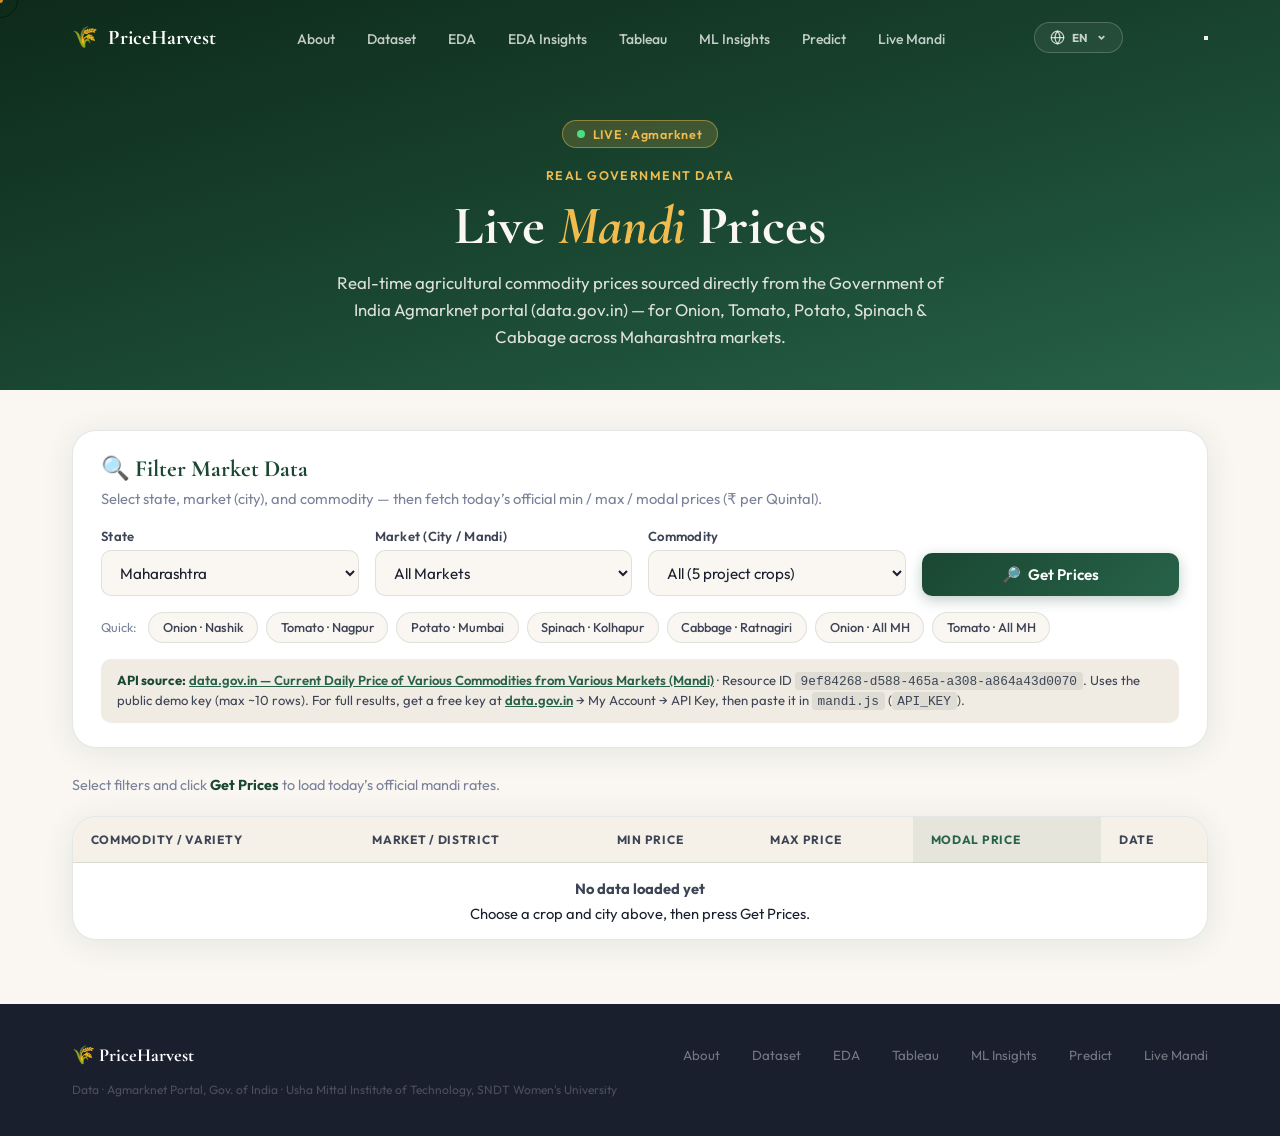
<file: mandi.html>
<!DOCTYPE html>
<html lang="en">

<head>
    <meta charset="UTF-8" />
    <meta name="viewport" content="width=device-width, initial-scale=1.0" />
    <title>Live Mandi Prices — PriceHarvest</title>
    <link rel="preconnect" href="https://fonts.googleapis.com" />
    <link href="https://fonts.googleapis.com/css2?family=Cormorant+Garamond:ital,wght@0,600;0,700;1,600;1,700&family=Outfit:wght@300;400;500;600;700&display=swap" rel="stylesheet" />
    <link rel="stylesheet" href="style.css" />
    <style>
        /* ── Live Mandi page extras (keeps existing theme) ── */
        
        .mandi-hero {
            padding: 7.5rem 0 2.5rem;
            background: linear-gradient(165deg, #0E2A1A 0%, #1A4731 55%, #276249 100%);
            color: #FAF7F2;
            text-align: center;
        }
        
        .mandi-hero .sec-tag {
            color: #F0BC4E;
            letter-spacing: 0.12em;
            font-size: 0.78rem;
            text-transform: uppercase;
            font-weight: 600;
            margin-bottom: 0.75rem;
        }
        
        .mandi-hero h1 {
            font-family: var(--font-d);
            font-size: clamp(2.2rem, 5vw, 3.4rem);
            font-weight: 700;
            line-height: 1.15;
            margin-bottom: 0.75rem;
        }
        
        .mandi-hero h1 em {
            font-style: italic;
            color: #F0BC4E;
        }
        
        .mandi-hero p {
            max-width: 640px;
            margin: 0 auto;
            opacity: 0.88;
            font-size: 1.05rem;
            line-height: 1.6;
        }
        
        .mandi-live-pill {
            display: inline-flex;
            align-items: center;
            gap: 0.45rem;
            background: rgba(240, 188, 78, 0.18);
            border: 1px solid rgba(240, 188, 78, 0.45);
            color: #F0BC4E;
            padding: 0.35rem 0.9rem;
            border-radius: 999px;
            font-size: 0.78rem;
            font-weight: 600;
            letter-spacing: 0.06em;
            margin-bottom: 1.25rem;
        }
        
        .mandi-live-pill .dot {
            width: 8px;
            height: 8px;
            border-radius: 50%;
            background: #4ade80;
            box-shadow: 0 0 0 0 rgba(74, 222, 128, 0.6);
            animation: pulse-dot 1.6s infinite;
        }
        
        @keyframes pulse-dot {
            0% {
                box-shadow: 0 0 0 0 rgba(74, 222, 128, 0.55);
            }
            70% {
                box-shadow: 0 0 0 8px rgba(74, 222, 128, 0);
            }
            100% {
                box-shadow: 0 0 0 0 rgba(74, 222, 128, 0);
            }
        }
        
        .mandi-section {
            padding: 2.5rem 0 4rem;
        }
        
        .mandi-filter-card {
            background: var(--white);
            border: 1px solid var(--border);
            border-radius: var(--r-lg);
            padding: 1.5rem 1.75rem;
            box-shadow: var(--shadow);
            margin-bottom: 1.75rem;
        }
        
        .mandi-filter-card h2 {
            font-family: var(--font-d);
            font-size: 1.45rem;
            color: var(--forest-2);
            margin-bottom: 0.35rem;
            display: flex;
            align-items: center;
            gap: 0.5rem;
        }
        
        .mandi-filter-card .sub {
            color: var(--slate-3);
            font-size: 0.92rem;
            margin-bottom: 1.25rem;
        }
        
        .mandi-filters {
            display: grid;
            grid-template-columns: repeat(auto-fit, minmax(160px, 1fr));
            gap: 1rem;
            align-items: end;
        }
        
        .mandi-filters label {
            display: flex;
            flex-direction: column;
            gap: 0.4rem;
            font-size: 0.82rem;
            font-weight: 600;
            color: var(--slate-2);
            letter-spacing: 0.02em;
        }
        
        .mandi-filters select,
        .mandi-filters input {
            font-family: var(--font-b);
            font-size: 0.95rem;
            padding: 0.7rem 0.9rem;
            border: 1.5px solid var(--border);
            border-radius: 10px;
            background: var(--cream);
            color: var(--slate);
            outline: none;
            transition: border-color 0.2s, box-shadow 0.2s;
        }
        
        .mandi-filters select:focus,
        .mandi-filters input:focus {
            border-color: var(--forest-3);
            box-shadow: 0 0 0 3px rgba(39, 98, 73, 0.15);
        }
        
        .mandi-search-btn {
            font-family: var(--font-b);
            font-weight: 600;
            font-size: 0.95rem;
            padding: 0.75rem 1.4rem;
            border: none;
            border-radius: 10px;
            background: linear-gradient(135deg, #1A4731, #276249);
            color: #fff;
            cursor: pointer;
            display: inline-flex;
            align-items: center;
            justify-content: center;
            gap: 0.45rem;
            transition: transform 0.15s, box-shadow 0.2s;
            box-shadow: 0 4px 14px rgba(26, 71, 49, 0.28);
        }
        
        .mandi-search-btn:hover {
            transform: translateY(-1px);
            box-shadow: 0 6px 20px rgba(26, 71, 49, 0.35);
        }
        
        .mandi-search-btn:disabled {
            opacity: 0.65;
            cursor: not-allowed;
            transform: none;
        }
        
        .mandi-api-note {
            margin-top: 1rem;
            padding: 0.75rem 1rem;
            background: #F0EBE3;
            border-radius: 10px;
            font-size: 0.82rem;
            color: var(--slate-2);
            line-height: 1.5;
        }
        
        .mandi-api-note code {
            background: rgba(14, 42, 26, 0.08);
            padding: 0.1rem 0.35rem;
            border-radius: 4px;
            font-size: 0.8rem;
        }
        
        .mandi-api-note a {
            color: var(--forest-3);
            font-weight: 600;
            text-decoration: underline;
        }
        
        .mandi-status {
            min-height: 1.5rem;
            margin-bottom: 1rem;
            font-size: 0.9rem;
            color: var(--slate-3);
        }
        
        .mandi-status.loading {
            color: var(--forest-3);
        }
        
        .mandi-status.error {
            color: #b91c1c;
        }
        
        .mandi-status.ok {
            color: var(--forest-2);
        }
        
        .mandi-table-wrap {
            background: var(--white);
            border: 1px solid var(--border);
            border-radius: var(--r-lg);
            overflow: hidden;
            box-shadow: var(--shadow);
        }
        
        .mandi-table {
            width: 100%;
            border-collapse: collapse;
            font-size: 0.92rem;
        }
        
        .mandi-table thead {
            background: #F5F0E8;
        }
        
        .mandi-table th {
            text-align: left;
            padding: 0.95rem 1.1rem;
            font-size: 0.75rem;
            font-weight: 700;
            letter-spacing: 0.06em;
            text-transform: uppercase;
            color: var(--slate-2);
            border-bottom: 1px solid var(--border);
            white-space: nowrap;
        }
        
        .mandi-table th.modal-col {
            color: var(--forest-3);
            background: rgba(39, 98, 73, 0.08);
        }
        
        .mandi-table td {
            padding: 1rem 1.1rem;
            border-bottom: 1px solid var(--border);
            vertical-align: middle;
            color: var(--slate);
        }
        
        .mandi-table tbody tr:last-child td {
            border-bottom: none;
        }
        
        .mandi-table tbody tr:hover {
            background: rgba(39, 98, 73, 0.04);
        }
        
        .mandi-commodity {
            font-weight: 600;
            color: var(--forest-2);
        }
        
        .mandi-variety {
            display: inline-block;
            margin-top: 0.2rem;
            font-size: 0.75rem;
            font-weight: 500;
            color: var(--slate-3);
            background: var(--cream-2);
            padding: 0.15rem 0.5rem;
            border-radius: 6px;
        }
        
        .mandi-market {
            font-weight: 500;
        }
        
        .mandi-market small {
            display: block;
            margin-top: 0.15rem;
            color: var(--slate-3);
            font-size: 0.78rem;
            font-weight: 400;
        }
        
        .mandi-price {
            font-variant-numeric: tabular-nums;
            font-weight: 500;
        }
        
        .mandi-modal {
            font-weight: 700;
            font-size: 1.05rem;
            color: var(--forest-3);
            background: rgba(39, 98, 73, 0.06);
        }
        
        .mandi-modal .unit {
            display: block;
            font-size: 0.7rem;
            font-weight: 500;
            color: var(--slate-3);
            letter-spacing: 0.04em;
            margin-top: 0.1rem;
        }
        
        .mandi-date {
            white-space: nowrap;
            color: var(--slate-2);
            font-size: 0.88rem;
        }
        
        .mandi-empty {
            text-align: center;
            padding: 3rem 1.5rem;
            color: var(--slate-3);
        }
        
        .mandi-empty strong {
            display: block;
            color: var(--slate-2);
            margin-bottom: 0.35rem;
        }
        
        .mandi-quick {
            display: flex;
            flex-wrap: wrap;
            gap: 0.5rem;
            margin-top: 1rem;
        }
        
        .mandi-chip {
            font-family: var(--font-b);
            font-size: 0.8rem;
            font-weight: 500;
            padding: 0.4rem 0.85rem;
            border-radius: 999px;
            border: 1.5px solid var(--border);
            background: var(--cream);
            color: var(--slate-2);
            cursor: pointer;
            transition: background 0.15s, border-color 0.15s, color 0.15s;
        }
        
        .mandi-chip:hover {
            border-color: var(--forest-3);
            color: var(--forest-2);
            background: rgba(39, 98, 73, 0.06);
        }
        
        @media (max-width: 720px) {
            .mandi-table th:nth-child(3),
            .mandi-table td:nth-child(3),
            .mandi-table th:nth-child(4),
            .mandi-table td:nth-child(4) {
                display: none;
            }
            .mandi-filters {
                grid-template-columns: 1fr 1fr;
            }
        }
    </style>
</head>

<body>
    <div class="cursor" id="cursor"></div>
    <div class="cursor-dot" id="cursorDot"></div>

    <div class="loader" id="loader">
        <div class="loader-inner">
            <div class="loader-wheat">🌾</div>
            <div class="loader-bar">
                <div class="loader-fill" id="loaderFill"></div>
            </div>
            <div class="loader-label">Loading PriceHarvest</div>
        </div>
    </div>

    <nav id="navbar">
        <div class="nav-inner">
            <a class="nav-logo" href="index.html"><span>🌾</span><span>PriceHarvest</span></a>
            <ul class="nav-links" id="navLinks">
                <li><a href="index.html#about">About</a></li>
                <li><a href="index.html#dataset">Dataset</a></li>
                <li><a href="index.html#eda">EDA</a></li>
                <li><a href="index.html#insights">EDA Insights</a></li>
                <li><a href="tableau.html">Tableau</a></li>
                <li><a href="ml.html">ML Insights</a></li>
                <li><a href="predict.html">Predict</a></li>
                <li><a href="mandi.html" class="active">Live Mandi</a></li>
            </ul>

            <div class="lang-switcher" id="langSwitcher">
                <button class="lang-btn" id="langBtn" aria-label="Change language">
                    <svg class="lang-globe" width="15" height="15" viewBox="0 0 24 24" fill="none" stroke="currentColor" stroke-width="2" stroke-linecap="round" stroke-linejoin="round">
                        <circle cx="12" cy="12" r="10"/>
                        <path d="M12 2a14.5 14.5 0 0 0 0 20 14.5 14.5 0 0 0 0-20"/>
                        <path d="M2 12h20"/>
                    </svg>
                    <span class="lang-current" id="langCurrent">EN</span>
                    <svg class="lang-chevron" width="11" height="11" viewBox="0 0 16 16" fill="none" stroke="currentColor" stroke-width="2.5">
                        <path d="M4 6l4 4 4-4"/>
                    </svg>
                </button>
                <div class="lang-dropdown" id="langDropdown">
                    <button class="lang-opt active" data-lang="en" data-label="EN"><span class="lang-flag">🇬🇧</span> English</button>
                    <button class="lang-opt" data-lang="hi" data-label="HI"><span class="lang-flag">🇮🇳</span> हिन्दी</button>
                    <button class="lang-opt" data-lang="mr" data-label="MR"><span class="lang-flag">🇮🇳</span> मराठी</button>
                </div>
            </div>
            <div id="google_translate_element" style="position:absolute;top:-9999px;left:-9999px;opacity:0;pointer-events:none;width:0;height:0;"></div>

            <button class="nav-toggle" id="navToggle" aria-label="Menu">
                <span></span><span></span><span></span>
            </button>
        </div>
    </nav>

    <header class="mandi-hero">
        <div class="container">
            <div class="mandi-live-pill"><span class="dot"></span> LIVE · Agmarknet</div>
            <div class="sec-tag">Real Government Data</div>
            <h1>Live <em>Mandi</em> Prices</h1>
            <p>Real-time agricultural commodity prices sourced directly from the Government of India Agmarknet portal (data.gov.in) — for Onion, Tomato, Potato, Spinach &amp; Cabbage across Maharashtra markets.</p>
        </div>
    </header>

    <section class="mandi-section">
        <div class="container">
            <div class="mandi-filter-card">
                <h2>🔍 Filter Market Data</h2>
                <p class="sub">Select state, market (city), and commodity — then fetch today’s official min / max / modal prices (₹ per Quintal).</p>

                <div class="mandi-filters">
                    <label>
                        State
                        <select id="mandiState">
                            <option value="Maharashtra" selected>Maharashtra</option>
                        </select>
                    </label>
                    <label>
                        Market (City / Mandi)
                        <select id="mandiMarket">
                            <option value="">All Markets</option>
                            <option value="Mumbai">Mumbai</option>
                            <option value="Nashik">Nashik</option>
                            <option value="Nagpur">Nagpur</option>
                            <option value="Kolhapur">Kolhapur</option>
                            <option value="Ratnagiri">Ratnagiri</option>
                            <option value="Pune">Pune</option>
                            <option value="Ahmednagar">Ahmednagar</option>
                            <option value="Solapur">Solapur</option>
                            <option value="Sangli">Sangli</option>
                            <option value="Satara">Satara</option>
                            <option value="Aurangabad">Aurangabad</option>
                            <option value="Jalna">Jalna</option>
                            <option value="Latur">Latur</option>
                            <option value="Akola">Akola</option>
                            <option value="Amravati">Amravati</option>
                        </select>
                    </label>
                    <label>
                        Commodity
                        <select id="mandiCommodity">
                            <option value="">All (5 project crops)</option>
                            <option value="Onion">Onion</option>
                            <option value="Tomato">Tomato</option>
                            <option value="Potato">Potato</option>
                            <option value="Spinach">Spinach</option>
                            <option value="Cabbage">Cabbage</option>
                        </select>
                    </label>
                    <label>
                        &nbsp;
                        <button type="button" class="mandi-search-btn" id="mandiSearchBtn">
                            <span>🔎</span> Get Prices
                        </button>
                    </label>
                </div>

                <div class="mandi-quick">
                    <span style="font-size:0.8rem;color:var(--slate-3);align-self:center;margin-right:0.25rem;">Quick:</span>
                    <button type="button" class="mandi-chip" data-c="Onion" data-m="Nashik">Onion · Nashik</button>
                    <button type="button" class="mandi-chip" data-c="Tomato" data-m="Nagpur">Tomato · Nagpur</button>
                    <button type="button" class="mandi-chip" data-c="Potato" data-m="Mumbai">Potato · Mumbai</button>
                    <button type="button" class="mandi-chip" data-c="Spinach" data-m="Kolhapur">Spinach · Kolhapur</button>
                    <button type="button" class="mandi-chip" data-c="Cabbage" data-m="Ratnagiri">Cabbage · Ratnagiri</button>
                    <button type="button" class="mandi-chip" data-c="Onion" data-m="">Onion · All MH</button>
                    <button type="button" class="mandi-chip" data-c="Tomato" data-m="">Tomato · All MH</button>
                </div>

                <div class="mandi-api-note">
                    <strong>API source:</strong> <a href="https://www.data.gov.in/resources/current-daily-price-various-commodities-various-markets-mandi" target="_blank" rel="noopener">data.gov.in — Current Daily Price of Various Commodities from Various Markets (Mandi)</a>                    · Resource ID <code>9ef84268-d588-465a-a308-a864a43d0070</code>. Uses the public demo key (max ~10 rows). For full results, get a free key at
                    <a href="https://www.data.gov.in/" target="_blank" rel="noopener">data.gov.in</a> → My Account → API Key, then paste it in <code>mandi.js</code> (<code>API_KEY</code>).
                </div>
            </div>

            <div class="mandi-status" id="mandiStatus">Select filters and click <strong>Get Prices</strong> to load today’s official mandi rates.</div>

            <div class="mandi-table-wrap">
                <table class="mandi-table" id="mandiTable">
                    <thead>
                        <tr>
                            <th>Commodity / Variety</th>
                            <th>Market / District</th>
                            <th>Min Price</th>
                            <th>Max Price</th>
                            <th class="modal-col">Modal Price</th>
                            <th>Date</th>
                        </tr>
                    </thead>
                    <tbody id="mandiBody">
                        <tr>
                            <td colspan="6" class="mandi-empty">
                                <strong>No data loaded yet</strong> Choose a crop and city above, then press Get Prices.
                            </td>
                        </tr>
                    </tbody>
                </table>
            </div>
        </div>
    </section>

    <footer class="footer">
        <div class="container footer-row">
            <div class="footer-logo">🌾 PriceHarvest</div>
            <nav class="footer-nav">
                <a href="index.html#about">About</a>
                <a href="index.html#dataset">Dataset</a>
                <a href="index.html#eda">EDA</a>
                <a href="tableau.html">Tableau</a>
                <a href="ml.html">ML Insights</a>
                <a href="predict.html">Predict</a>
                <a href="mandi.html">Live Mandi</a>
            </nav>
            <div class="footer-copy">Data · Agmarknet Portal, Gov. of India · Usha Mittal Institute of Technology, SNDT Women's University</div>
        </div>
    </footer>

    <script>
        function googleTranslateElementInit() {
            new google.translate.TranslateElement({
                pageLanguage: 'en',
                includedLanguages: 'en,hi,mr',
                layout: google.translate.TranslateElement.InlineLayout.SIMPLE,
                autoDisplay: false
            }, 'google_translate_element');
        }
    </script>
    <script src="//translate.google.com/translate_a/element.js?cb=googleTranslateElementInit"></script>
    <script src="script.js"></script>
    <script src="mandi.js"></script>
</body>

</html>
</file>
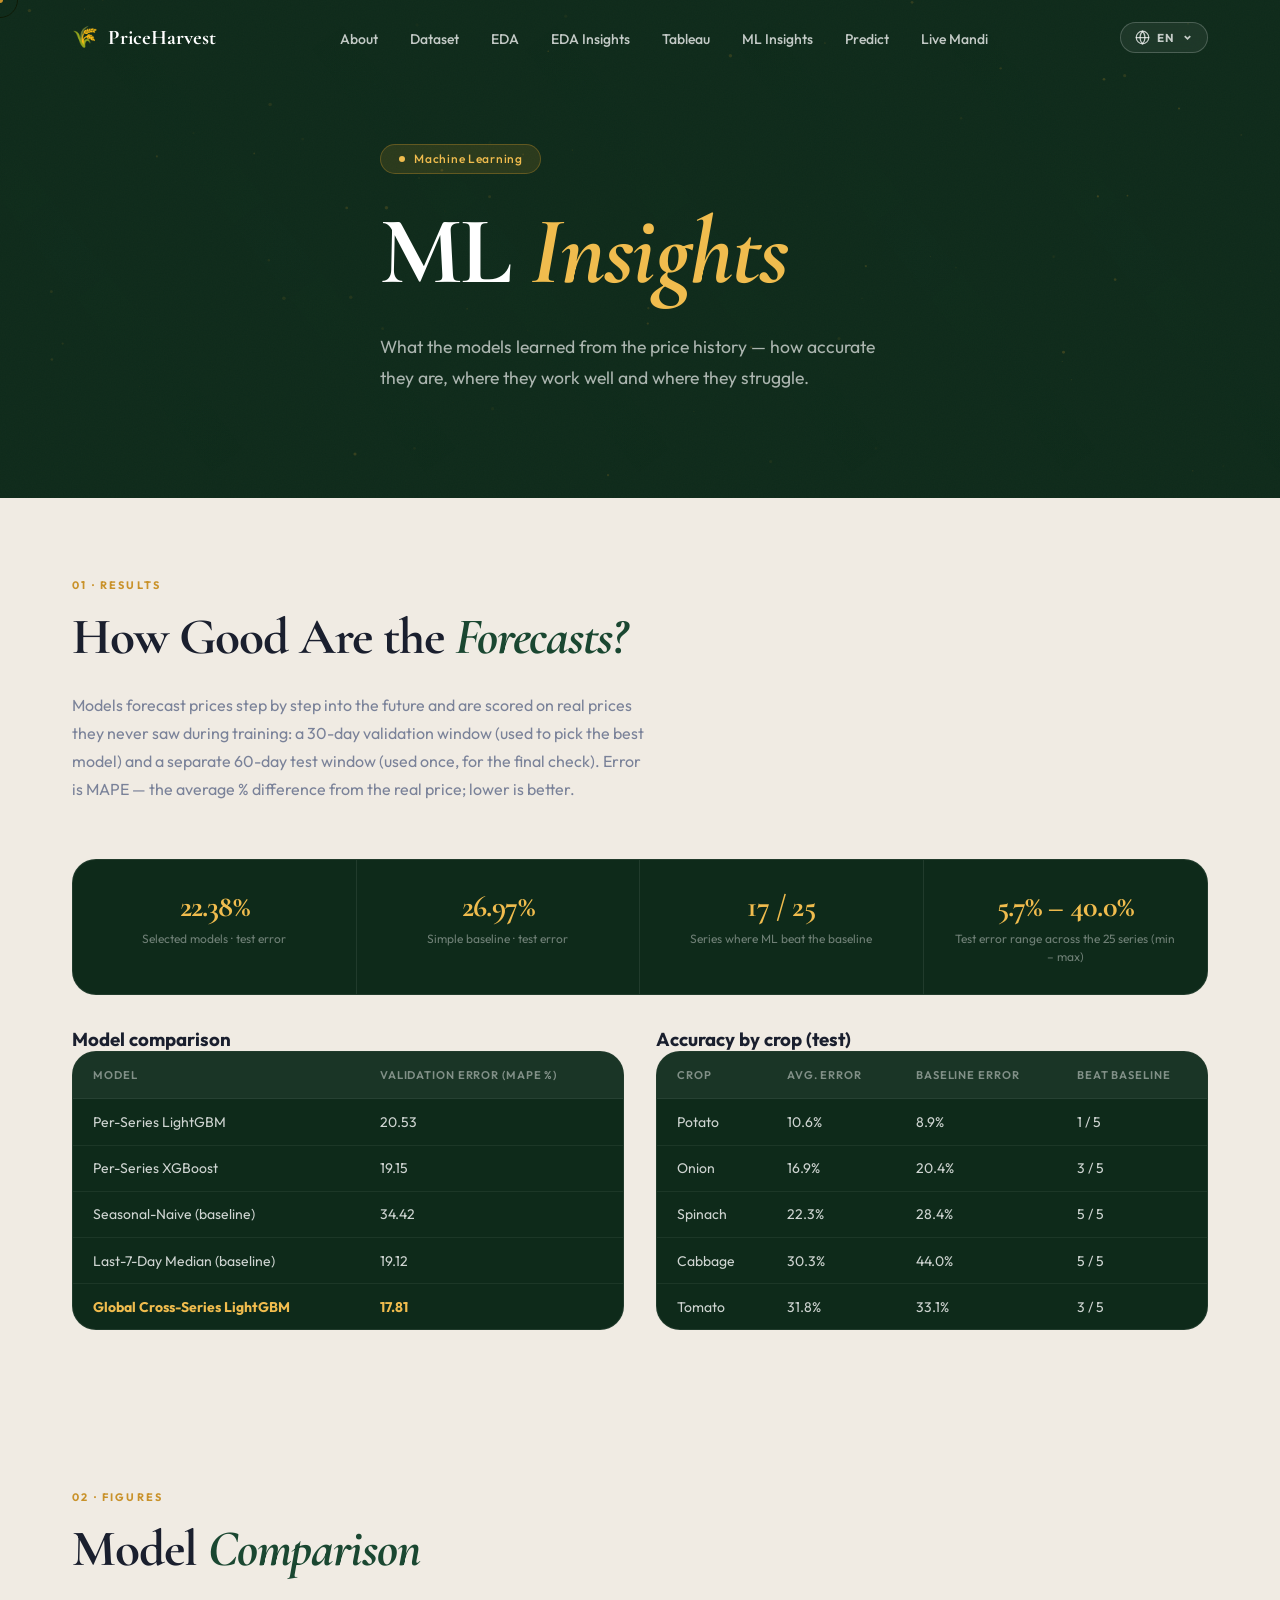
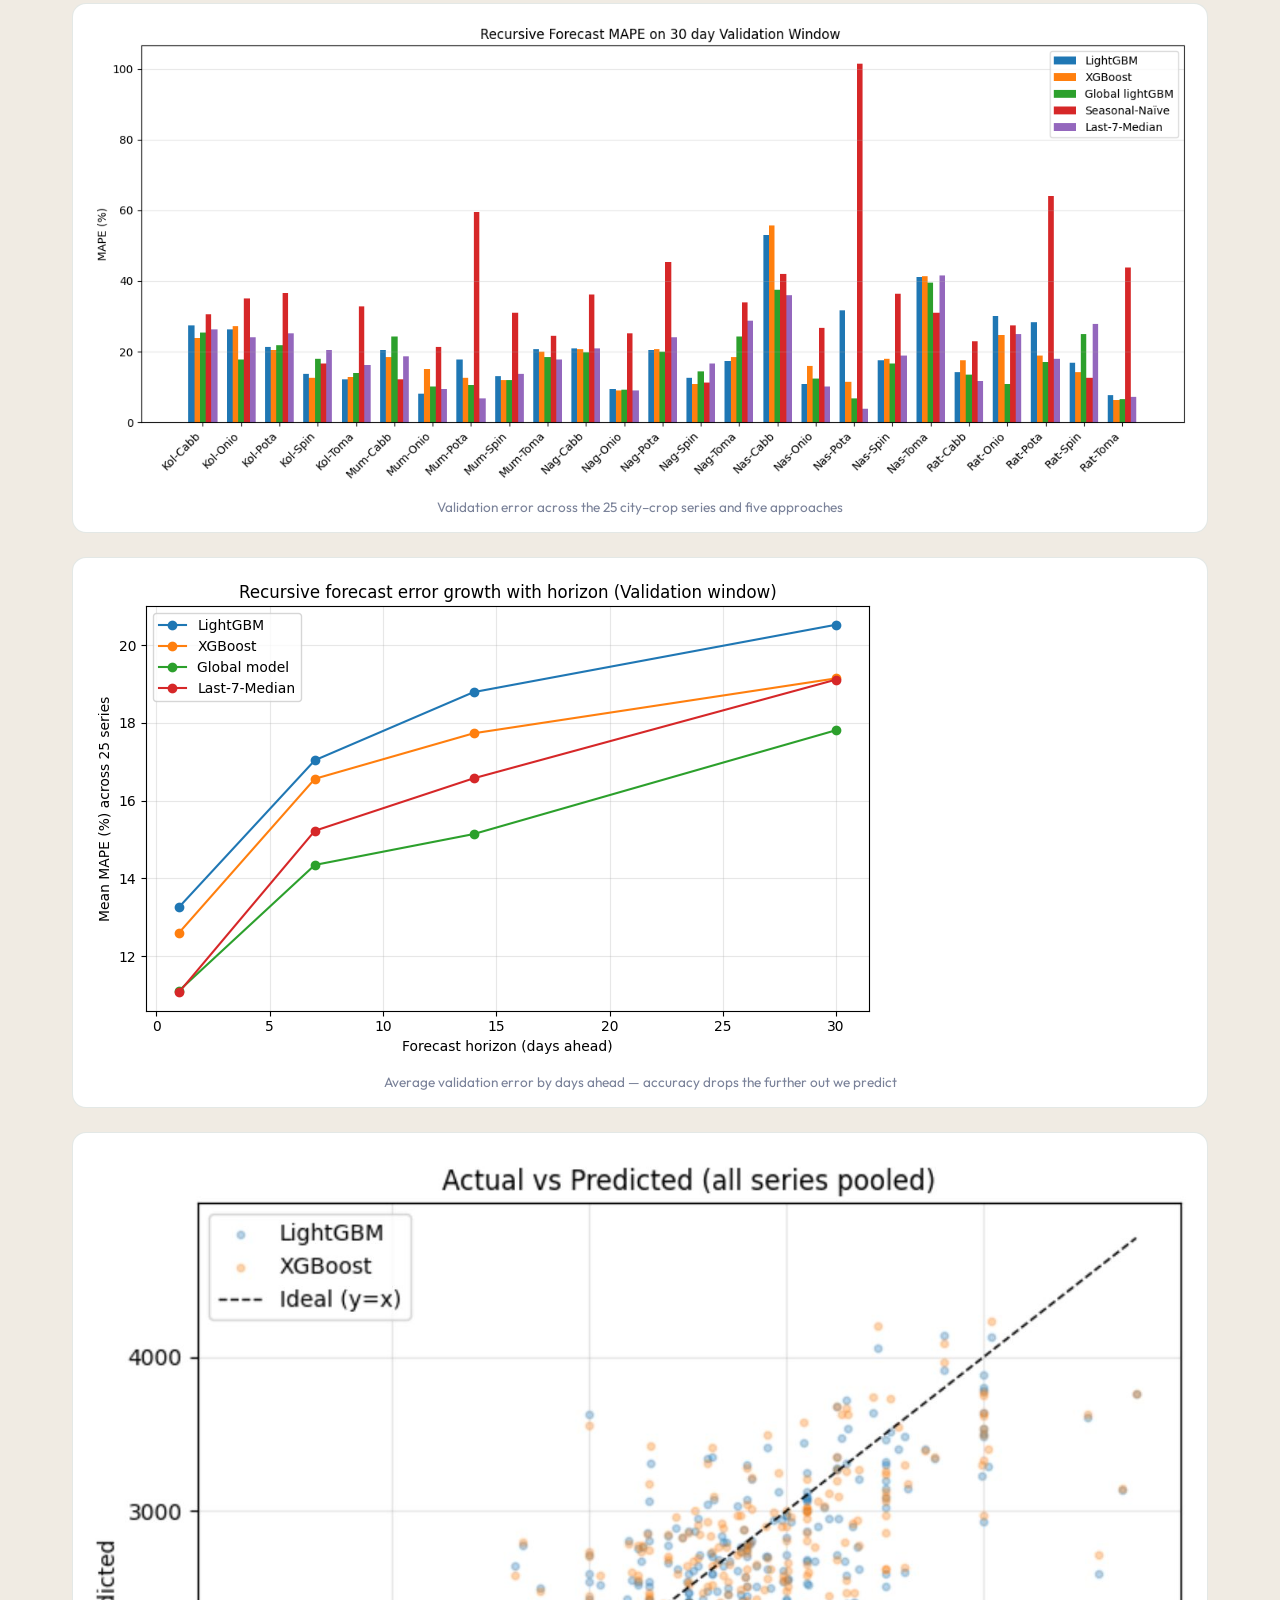
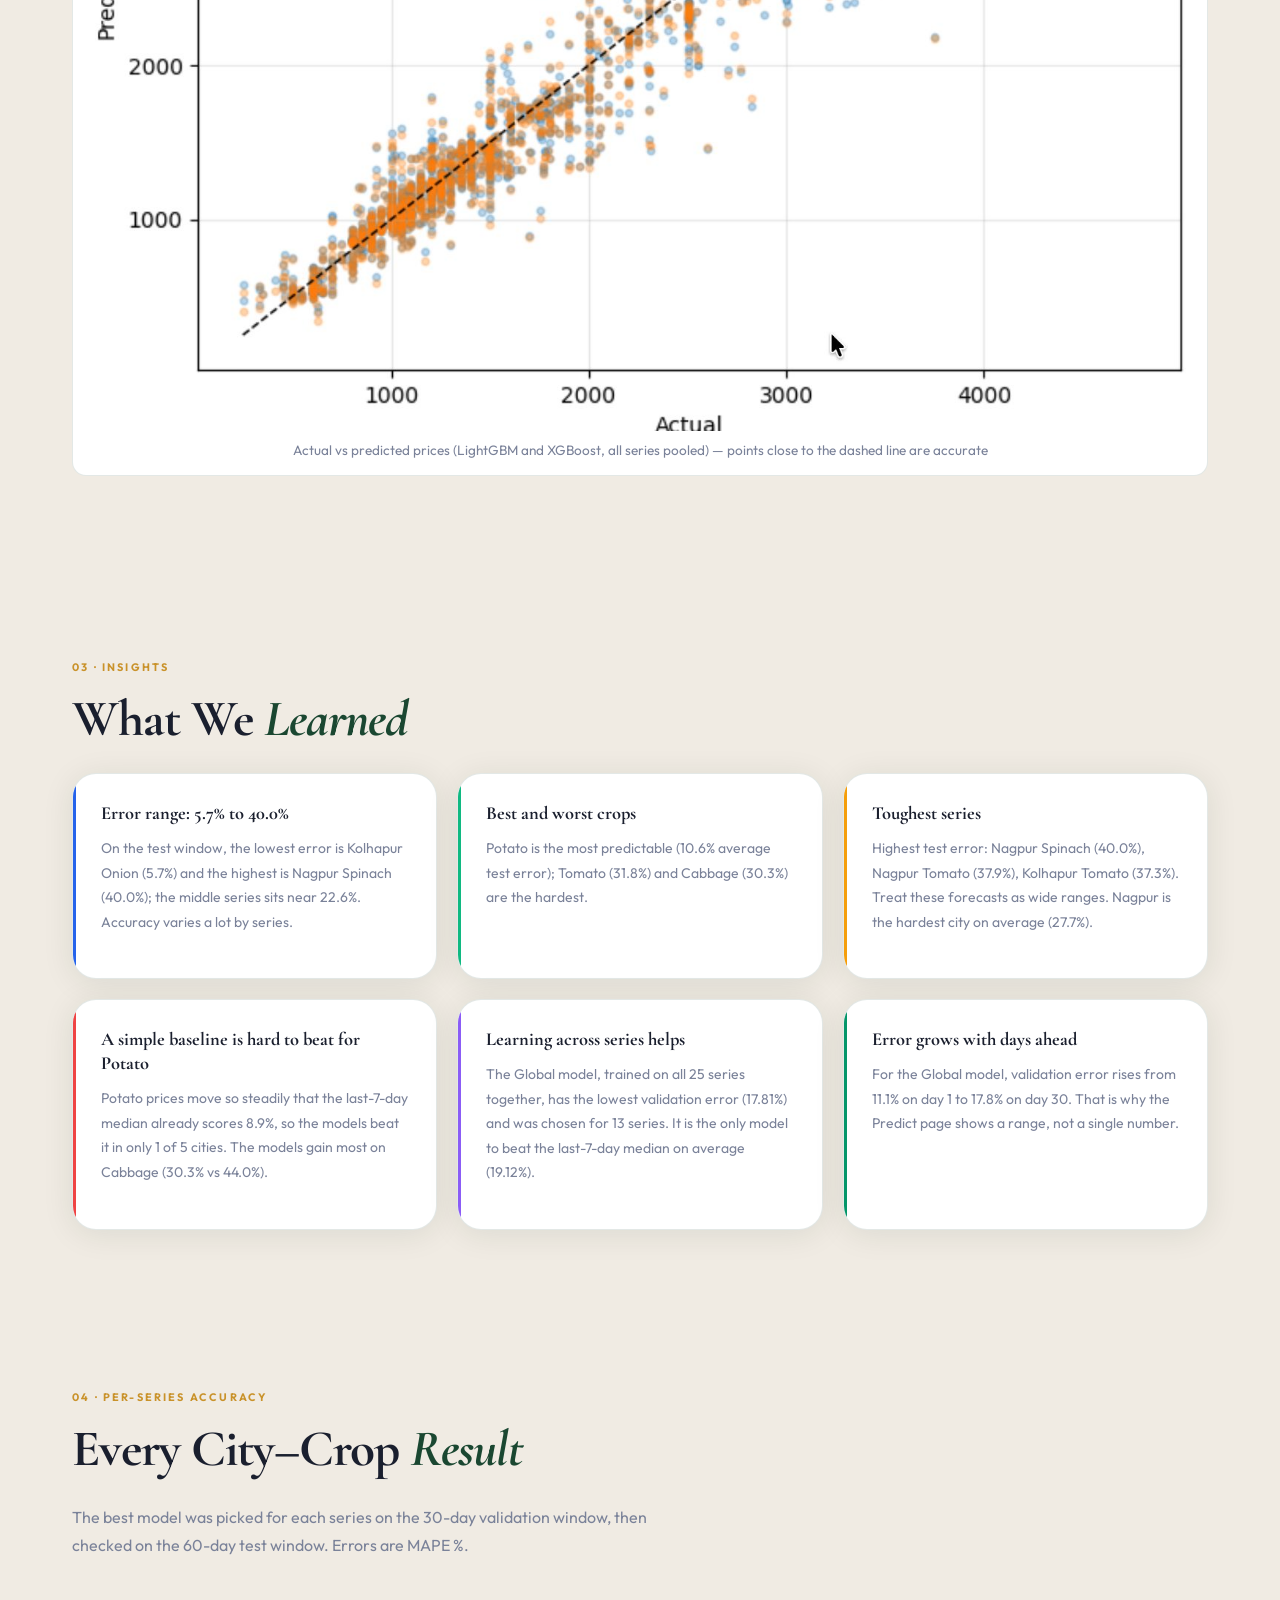
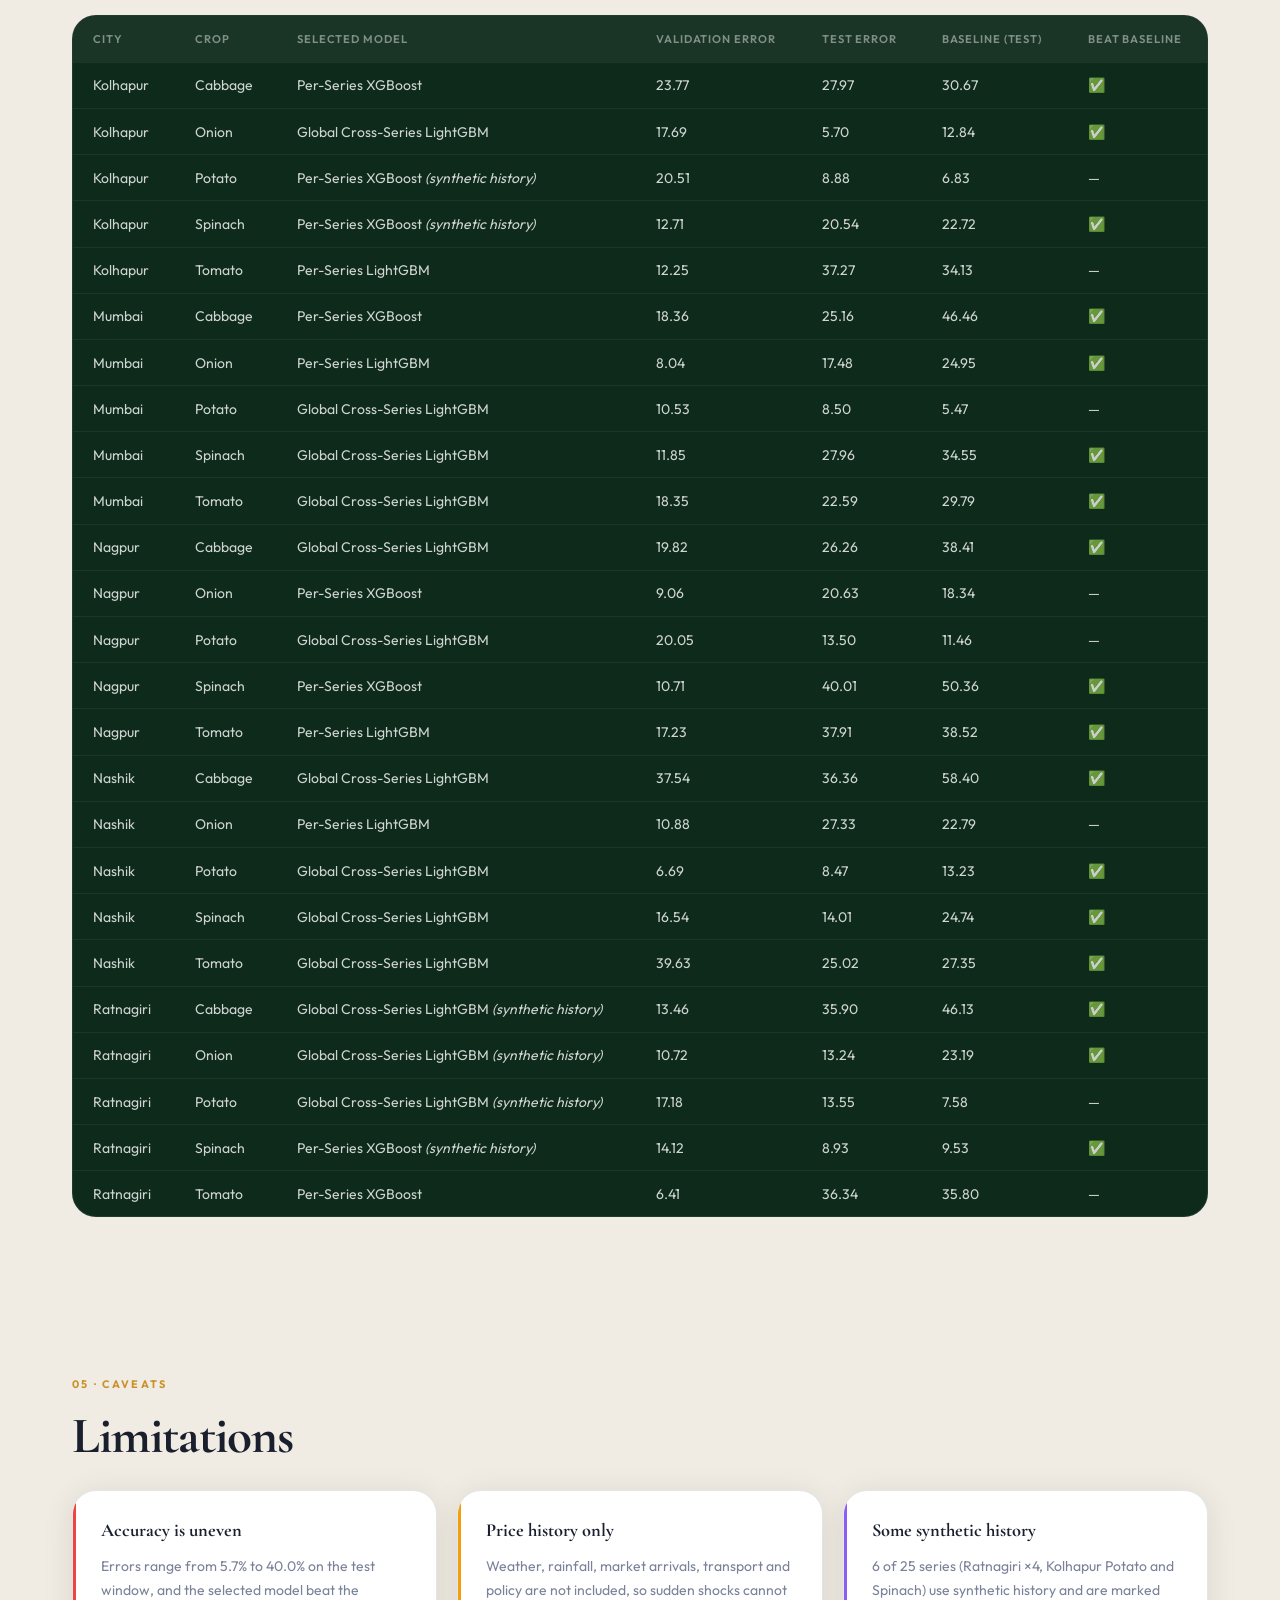
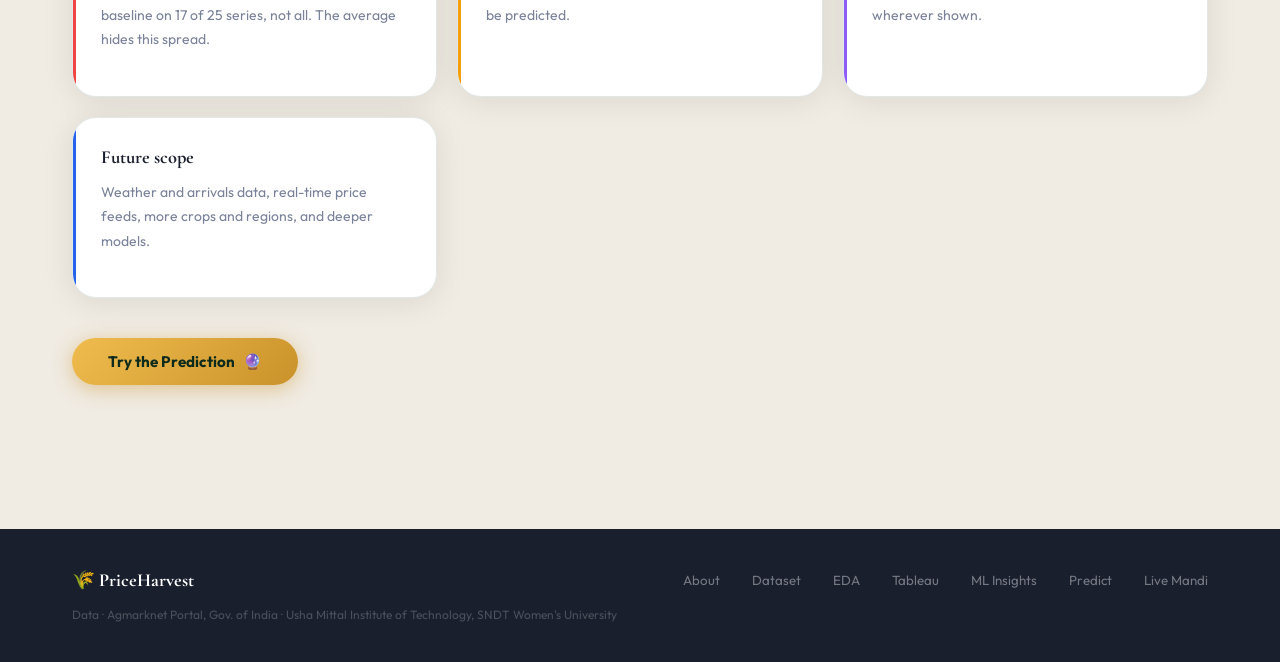
<file: ml.html>
<!DOCTYPE html>
<html lang="en">

<head>
    <meta charset="UTF-8" />
    <meta name="viewport" content="width=device-width, initial-scale=1.0" />
    <title>ML Insights — PriceHarvest</title>
    <link rel="preconnect" href="https://fonts.googleapis.com" />
    <link href="https://fonts.googleapis.com/css2?family=Cormorant+Garamond:ital,wght@0,600;0,700;1,600;1,700&family=Outfit:wght@300;400;500;600;700&display=swap" rel="stylesheet" />
    <link rel="stylesheet" href="style.css" />
</head>

<body>
    <div class="cursor" id="cursor"></div>
    <div class="cursor-dot" id="cursorDot"></div>
    <div class="loader" id="loader">
        <div class="loader-inner">
            <div class="loader-wheat">🌾</div>
            <div class="loader-bar">
                <div class="loader-fill" id="loaderFill"></div>
            </div>
            <div class="loader-label">Loading PriceHarvest</div>
        </div>
    </div>
    <nav id="navbar">
        <div class="nav-inner"><a class="nav-logo" href="index.html"><span>🌾</span><span>PriceHarvest</span></a>
            <ul class="nav-links" id="navLinks">
                <li><a href="index.html#about">About</a></li>
                <li><a href="index.html#dataset">Dataset</a></li>
                <li><a href="index.html#eda">EDA</a></li>
                <li><a href="index.html#insights">EDA Insights</a></li>
                <li><a href="tableau.html">Tableau</a></li>
                <li><a href="ml.html">ML Insights</a></li>
                <li><a href="predict.html">Predict</a></li>
                <li><a href="mandi.html">Live Mandi</a></li>
            </ul>
            <!-- Custom Language Switcher -->
            <div class="lang-switcher" id="langSwitcher">
                <button class="lang-btn" id="langBtn" aria-label="Change language">
                    <svg class="lang-globe" width="15" height="15" viewBox="0 0 24 24" fill="none" stroke="currentColor" stroke-width="2" stroke-linecap="round" stroke-linejoin="round"><circle cx="12" cy="12" r="10"/><path d="M12 2a14.5 14.5 0 0 0 0 20 14.5 14.5 0 0 0 0-20"/><path d="M2 12h20"/></svg>
                    <span class="lang-current" id="langCurrent">EN</span>
                    <svg class="lang-chevron" width="11" height="11" viewBox="0 0 16 16" fill="none" stroke="currentColor" stroke-width="2.5"><path d="M4 6l4 4 4-4"/></svg>
                </button>
                <div class="lang-dropdown" id="langDropdown">
                    <button class="lang-opt active" data-lang="en" data-label="EN">
                        <span class="lang-flag">🇬🇧</span>
                        <span class="lang-name">English</span>
                        <svg class="lang-check" width="13" height="13" viewBox="0 0 16 16" fill="none" stroke="currentColor" stroke-width="2.5"><path d="M3 8l4 4 6-7"/></svg>
                    </button>
                    <button class="lang-opt" data-lang="hi" data-label="HI">
                        <span class="lang-flag">🇮🇳</span>
                        <span class="lang-name">हिन्दी</span>
                        <svg class="lang-check" width="13" height="13" viewBox="0 0 16 16" fill="none" stroke="currentColor" stroke-width="2.5"><path d="M3 8l4 4 6-7"/></svg>
                    </button>
                    <button class="lang-opt" data-lang="mr" data-label="MR">
                        <span class="lang-flag">🇮🇳</span>
                        <span class="lang-name">मराठी</span>
                        <svg class="lang-check" width="13" height="13" viewBox="0 0 16 16" fill="none" stroke="currentColor" stroke-width="2.5"><path d="M3 8l4 4 6-7"/></svg>
                    </button>
                </div>
            </div>

            <!-- Hidden Google Translate container – no visual element appears -->
            <div id="google_translate_element" style="position: absolute; top: -9999px; left: -9999px; opacity: 0; pointer-events: none; width: 0; height: 0;"></div>
            <button class="hamburger" id="hamburger">
                <span></span><span></span><span></span>
            </button>
        </div>
    </nav>
    <section class="hero page-hero" id="hero"><canvas class="hero-canvas" id="heroCanvas"></canvas>
        <div class="hero-noise"></div>
        <div class="hero-content">
            <div class="hero-badge slide-up" style="--i:0"><span class="badge-dot"></span> Machine Learning</div>
            <h1 class="hero-title"><span class="tline slide-up" style="--i:1">ML <em>Insights</em></span></h1>
            <p class="hero-sub slide-up" style="--i:2">What the models learned from the price history — how accurate they are, where they work well and where they struggle.</p>
        </div>
    </section>
    <section class="insights" style="padding:80px 0">
        <div class="container">
            <div class="sec-tag reveal-fade">01 · Results</div>
            <h2 class="sec-title reveal-up">How Good Are the <em>Forecasts?</em></h2>
            <p class="sec-sub">Models forecast prices step by step into the future and are scored on real prices they never saw during training: a 30-day validation window (used to pick the best model) and a separate 60-day test window (used once, for the final check).
                Error is MAPE — the average % difference from the real price; lower is better.</p>
            <div class="eda-summary">
                <div class="esum-item"><span class="esum-val">22.38%</span><span class="esum-lbl">Selected models · test error</span></div>
                <div class="esum-div"></div>
                <div class="esum-item"><span class="esum-val">26.97%</span><span class="esum-lbl">Simple baseline · test error</span></div>
                <div class="esum-div"></div>
                <div class="esum-item"><span class="esum-val">17 / 25</span><span class="esum-lbl">Series where ML beat the baseline</span></div>
                <div class="esum-div"></div>
                <div class="esum-item"><span class="esum-val">5.7% – 40.0%</span><span class="esum-lbl">Test error range across the 25 series (min – max)</span></div>
            </div>
            <div style="display:grid;grid-template-columns:repeat(auto-fit,minmax(300px,1fr));gap:2rem;margin-top:2rem">
                <div>
                    <h3>Model comparison</h3>
                    <div class="ds-table-box" style="overflow-x:auto">
                        <table class="ds-table">
                            <thead>
                                <tr>
                                    <th>Model</th>
                                    <th>Validation error (MAPE %)</th>
                                </tr>
                            </thead>
                            <tbody>
                                <tr>
                                    <td>Per-Series LightGBM</td>
                                    <td>20.53</td>
                                </tr>
                                <tr>
                                    <td>Per-Series XGBoost</td>
                                    <td>19.15</td>
                                </tr>
                                <tr>
                                    <td>Seasonal-Naive (baseline)</td>
                                    <td>34.42</td>
                                </tr>
                                <tr>
                                    <td>Last-7-Day Median (baseline)</td>
                                    <td>19.12</td>
                                </tr>
                                <tr>
                                    <td><strong>Global Cross-Series LightGBM</strong></td>
                                    <td><strong>17.81</strong></td>
                                </tr>
                            </tbody>
                        </table>
                    </div>
                </div>
                <div>
                    <h3>Accuracy by crop (test)</h3>
                    <div class="ds-table-box" style="overflow-x:auto">
                        <table class="ds-table">
                            <thead>
                                <tr>
                                    <th>Crop</th>
                                    <th>Avg. error</th>
                                    <th>Baseline error</th>
                                    <th>Beat baseline</th>
                                </tr>
                            </thead>
                            <tbody>
                                <tr>
                                    <td>Potato</td>
                                    <td>10.6%</td>
                                    <td>8.9%</td>
                                    <td>1 / 5</td>
                                </tr>
                                <tr>
                                    <td>Onion</td>
                                    <td>16.9%</td>
                                    <td>20.4%</td>
                                    <td>3 / 5</td>
                                </tr>
                                <tr>
                                    <td>Spinach</td>
                                    <td>22.3%</td>
                                    <td>28.4%</td>
                                    <td>5 / 5</td>
                                </tr>
                                <tr>
                                    <td>Cabbage</td>
                                    <td>30.3%</td>
                                    <td>44.0%</td>
                                    <td>5 / 5</td>
                                </tr>
                                <tr>
                                    <td>Tomato</td>
                                    <td>31.8%</td>
                                    <td>33.1%</td>
                                    <td>3 / 5</td>
                                </tr>
                            </tbody>
                        </table>
                    </div>
                </div>
            </div>
        </div>
    </section>
    <section class="insights" style="padding:80px 0">
        <div class="container">
            <div class="sec-tag reveal-fade">02 · Figures</div>
            <h2 class="sec-title reveal-up">Model <em>Comparison</em></h2>
            <figure class="ph-fig"><img src="images/ml_mape_comparison.png" alt="Validation error across the 25 city–crop series and five approaches" loading="lazy" />
                <figcaption>Validation error across the 25 city–crop series and five approaches</figcaption>
            </figure>
            <figure class="ph-fig"><img src="images/ml_mape_by_horizon.png" alt="Average forecast error by days ahead" loading="lazy" />
                <figcaption>Average validation error by days ahead — accuracy drops the further out we predict</figcaption>
            </figure>
            <figure class="ph-fig"><img src="images/ml_actual_vs_predicted.png" alt="Actual vs predicted prices" loading="lazy" />
                <figcaption>Actual vs predicted prices (LightGBM and XGBoost, all series pooled) — points close to the dashed line are accurate</figcaption>
            </figure>
        </div>
    </section>
    <section class="insights" style="padding:80px 0">
        <div class="container">
            <div class="sec-tag reveal-fade">03 · Insights</div>
            <h2 class="sec-title reveal-up">What We <em>Learned</em></h2>
            <div class="ins-grid">
                <div class="ins-card">
                    <div class="ins-bar" style="background:#2563EB"></div>
                    <h3>Error range: 5.7% to 40.0%</h3>
                    <p>On the test window, the lowest error is Kolhapur Onion (5.7%) and the highest is Nagpur Spinach (40.0%); the middle series sits near 22.6%. Accuracy varies a lot by series.</p>
                </div>
                <div class="ins-card">
                    <div class="ins-bar" style="background:#10B981"></div>
                    <h3>Best and worst crops</h3>
                    <p>Potato is the most predictable (10.6% average test error); Tomato (31.8%) and Cabbage (30.3%) are the hardest.</p>
                </div>
                <div class="ins-card">
                    <div class="ins-bar" style="background:#F59E0B"></div>
                    <h3>Toughest series</h3>
                    <p>Highest test error: Nagpur Spinach (40.0%), Nagpur Tomato (37.9%), Kolhapur Tomato (37.3%). Treat these forecasts as wide ranges. Nagpur is the hardest city on average (27.7%).</p>
                </div>
                <div class="ins-card">
                    <div class="ins-bar" style="background:#EF4444"></div>
                    <h3>A simple baseline is hard to beat for Potato</h3>
                    <p>Potato prices move so steadily that the last-7-day median already scores 8.9%, so the models beat it in only 1 of 5 cities. The models gain most on Cabbage (30.3% vs 44.0%).</p>
                </div>
                <div class="ins-card">
                    <div class="ins-bar" style="background:#8B5CF6"></div>
                    <h3>Learning across series helps</h3>
                    <p>The Global model, trained on all 25 series together, has the lowest validation error (17.81%) and was chosen for 13 series. It is the only model to beat the last-7-day median on average (19.12%).</p>
                </div>
                <div class="ins-card">
                    <div class="ins-bar" style="background:#059669"></div>
                    <h3>Error grows with days ahead</h3>
                    <p>For the Global model, validation error rises from 11.1% on day 1 to 17.8% on day 30. That is why the Predict page shows a range, not a single number.</p>
                </div>
            </div>
        </div>
    </section>
    <section class="insights" style="padding:80px 0">
        <div class="container">
            <div class="sec-tag reveal-fade">04 · Per-Series Accuracy</div>
            <h2 class="sec-title reveal-up">Every City–Crop <em>Result</em></h2>
            <p class="sec-sub">The best model was picked for each series on the 30-day validation window, then checked on the 60-day test window. Errors are MAPE %.</p>
            <div class="ds-table-box" style="overflow-x:auto">
                <table class="ds-table">
                    <thead>
                        <tr>
                            <th>City</th>
                            <th>Crop</th>
                            <th>Selected model</th>
                            <th>Validation error</th>
                            <th>Test error</th>
                            <th>Baseline (test)</th>
                            <th>Beat baseline</th>
                        </tr>
                    </thead>
                    <tbody>
                        <tr>
                            <td>Kolhapur</td>
                            <td>Cabbage</td>
                            <td>Per-Series XGBoost</td>
                            <td>23.77</td>
                            <td>27.97</td>
                            <td>30.67</td>
                            <td>✅</td>
                        </tr>
                        <tr>
                            <td>Kolhapur</td>
                            <td>Onion</td>
                            <td>Global Cross-Series LightGBM</td>
                            <td>17.69</td>
                            <td>5.70</td>
                            <td>12.84</td>
                            <td>✅</td>
                        </tr>
                        <tr>
                            <td>Kolhapur</td>
                            <td>Potato</td>
                            <td>Per-Series XGBoost <em>(synthetic history)</em></td>
                            <td>20.51</td>
                            <td>8.88</td>
                            <td>6.83</td>
                            <td>—</td>
                        </tr>
                        <tr>
                            <td>Kolhapur</td>
                            <td>Spinach</td>
                            <td>Per-Series XGBoost <em>(synthetic history)</em></td>
                            <td>12.71</td>
                            <td>20.54</td>
                            <td>22.72</td>
                            <td>✅</td>
                        </tr>
                        <tr>
                            <td>Kolhapur</td>
                            <td>Tomato</td>
                            <td>Per-Series LightGBM</td>
                            <td>12.25</td>
                            <td>37.27</td>
                            <td>34.13</td>
                            <td>—</td>
                        </tr>
                        <tr>
                            <td>Mumbai</td>
                            <td>Cabbage</td>
                            <td>Per-Series XGBoost</td>
                            <td>18.36</td>
                            <td>25.16</td>
                            <td>46.46</td>
                            <td>✅</td>
                        </tr>
                        <tr>
                            <td>Mumbai</td>
                            <td>Onion</td>
                            <td>Per-Series LightGBM</td>
                            <td>8.04</td>
                            <td>17.48</td>
                            <td>24.95</td>
                            <td>✅</td>
                        </tr>
                        <tr>
                            <td>Mumbai</td>
                            <td>Potato</td>
                            <td>Global Cross-Series LightGBM</td>
                            <td>10.53</td>
                            <td>8.50</td>
                            <td>5.47</td>
                            <td>—</td>
                        </tr>
                        <tr>
                            <td>Mumbai</td>
                            <td>Spinach</td>
                            <td>Global Cross-Series LightGBM</td>
                            <td>11.85</td>
                            <td>27.96</td>
                            <td>34.55</td>
                            <td>✅</td>
                        </tr>
                        <tr>
                            <td>Mumbai</td>
                            <td>Tomato</td>
                            <td>Global Cross-Series LightGBM</td>
                            <td>18.35</td>
                            <td>22.59</td>
                            <td>29.79</td>
                            <td>✅</td>
                        </tr>
                        <tr>
                            <td>Nagpur</td>
                            <td>Cabbage</td>
                            <td>Global Cross-Series LightGBM</td>
                            <td>19.82</td>
                            <td>26.26</td>
                            <td>38.41</td>
                            <td>✅</td>
                        </tr>
                        <tr>
                            <td>Nagpur</td>
                            <td>Onion</td>
                            <td>Per-Series XGBoost</td>
                            <td>9.06</td>
                            <td>20.63</td>
                            <td>18.34</td>
                            <td>—</td>
                        </tr>
                        <tr>
                            <td>Nagpur</td>
                            <td>Potato</td>
                            <td>Global Cross-Series LightGBM</td>
                            <td>20.05</td>
                            <td>13.50</td>
                            <td>11.46</td>
                            <td>—</td>
                        </tr>
                        <tr>
                            <td>Nagpur</td>
                            <td>Spinach</td>
                            <td>Per-Series XGBoost</td>
                            <td>10.71</td>
                            <td>40.01</td>
                            <td>50.36</td>
                            <td>✅</td>
                        </tr>
                        <tr>
                            <td>Nagpur</td>
                            <td>Tomato</td>
                            <td>Per-Series LightGBM</td>
                            <td>17.23</td>
                            <td>37.91</td>
                            <td>38.52</td>
                            <td>✅</td>
                        </tr>
                        <tr>
                            <td>Nashik</td>
                            <td>Cabbage</td>
                            <td>Global Cross-Series LightGBM</td>
                            <td>37.54</td>
                            <td>36.36</td>
                            <td>58.40</td>
                            <td>✅</td>
                        </tr>
                        <tr>
                            <td>Nashik</td>
                            <td>Onion</td>
                            <td>Per-Series LightGBM</td>
                            <td>10.88</td>
                            <td>27.33</td>
                            <td>22.79</td>
                            <td>—</td>
                        </tr>
                        <tr>
                            <td>Nashik</td>
                            <td>Potato</td>
                            <td>Global Cross-Series LightGBM</td>
                            <td>6.69</td>
                            <td>8.47</td>
                            <td>13.23</td>
                            <td>✅</td>
                        </tr>
                        <tr>
                            <td>Nashik</td>
                            <td>Spinach</td>
                            <td>Global Cross-Series LightGBM</td>
                            <td>16.54</td>
                            <td>14.01</td>
                            <td>24.74</td>
                            <td>✅</td>
                        </tr>
                        <tr>
                            <td>Nashik</td>
                            <td>Tomato</td>
                            <td>Global Cross-Series LightGBM</td>
                            <td>39.63</td>
                            <td>25.02</td>
                            <td>27.35</td>
                            <td>✅</td>
                        </tr>
                        <tr>
                            <td>Ratnagiri</td>
                            <td>Cabbage</td>
                            <td>Global Cross-Series LightGBM <em>(synthetic history)</em></td>
                            <td>13.46</td>
                            <td>35.90</td>
                            <td>46.13</td>
                            <td>✅</td>
                        </tr>
                        <tr>
                            <td>Ratnagiri</td>
                            <td>Onion</td>
                            <td>Global Cross-Series LightGBM <em>(synthetic history)</em></td>
                            <td>10.72</td>
                            <td>13.24</td>
                            <td>23.19</td>
                            <td>✅</td>
                        </tr>
                        <tr>
                            <td>Ratnagiri</td>
                            <td>Potato</td>
                            <td>Global Cross-Series LightGBM <em>(synthetic history)</em></td>
                            <td>17.18</td>
                            <td>13.55</td>
                            <td>7.58</td>
                            <td>—</td>
                        </tr>
                        <tr>
                            <td>Ratnagiri</td>
                            <td>Spinach</td>
                            <td>Per-Series XGBoost <em>(synthetic history)</em></td>
                            <td>14.12</td>
                            <td>8.93</td>
                            <td>9.53</td>
                            <td>✅</td>
                        </tr>
                        <tr>
                            <td>Ratnagiri</td>
                            <td>Tomato</td>
                            <td>Per-Series XGBoost</td>
                            <td>6.41</td>
                            <td>36.34</td>
                            <td>35.80</td>
                            <td>—</td>
                        </tr>
                    </tbody>
                </table>
            </div>
        </div>
    </section>
    <section class="insights" style="padding:80px 0">
        <div class="container">
            <div class="sec-tag reveal-fade">05 · Caveats</div>
            <h2 class="sec-title reveal-up">Limitations</h2>
            <div class="ins-grid">
                <div class="ins-card">
                    <div class="ins-bar" style="background:#EF4444"></div>
                    <h3>Accuracy is uneven</h3>
                    <p>Errors range from 5.7% to 40.0% on the test window, and the selected model beat the baseline on 17 of 25 series, not all. The average hides this spread.</p>
                </div>
                <div class="ins-card">
                    <div class="ins-bar" style="background:#F59E0B"></div>
                    <h3>Price history only</h3>
                    <p>Weather, rainfall, market arrivals, transport and policy are not included, so sudden shocks cannot be predicted.</p>
                </div>
                <div class="ins-card">
                    <div class="ins-bar" style="background:#8B5CF6"></div>
                    <h3>Some synthetic history</h3>
                    <p>6 of 25 series (Ratnagiri ×4, Kolhapur Potato and Spinach) use synthetic history and are marked wherever shown.</p>
                </div>
                <div class="ins-card">
                    <div class="ins-bar" style="background:#2563EB"></div>
                    <h3>Future scope</h3>
                    <p>Weather and arrivals data, real-time price feeds, more crops and regions, and deeper models.</p>
                </div>
            </div>
            <div class="hero-actions" style="margin-top:2.5rem"><a href="predict.html" class="btn-primary"><span class="btn-bg"></span><span class="btn-text">Try the Prediction</span><span class="btn-icon">🔮</span></a></div>
        </div>
    </section>
    <footer class="footer">
        <div class="container footer-row">
            <div class="footer-logo">🌾 PriceHarvest</div>
            <nav class="footer-nav"><a href="index.html#about">About</a><a href="index.html#dataset">Dataset</a><a href="index.html#eda">EDA</a><a href="tableau.html">Tableau</a><a href="ml.html">ML Insights</a><a href="predict.html">Predict</a><a href="mandi.html">Live Mandi</a></nav>
            <div class="footer-copy">Data · Agmarknet Portal, Gov. of India · Usha Mittal Institute of Technology, SNDT Women's University</div>
        </div>
    </footer>
    <script>
        function googleTranslateElementInit() {
            new google.translate.TranslateElement({
                pageLanguage: 'en',
                includedLanguages: 'en,hi,mr',
                layout: google.translate.TranslateElement.InlineLayout.SIMPLE,
                autoDisplay: false
            }, 'google_translate_element');
        }
    </script>
    <script src="//translate.google.com/translate_a/element.js?cb=googleTranslateElementInit"></script>
    <script src="script.js"></script>
</body>

</html>
</file>
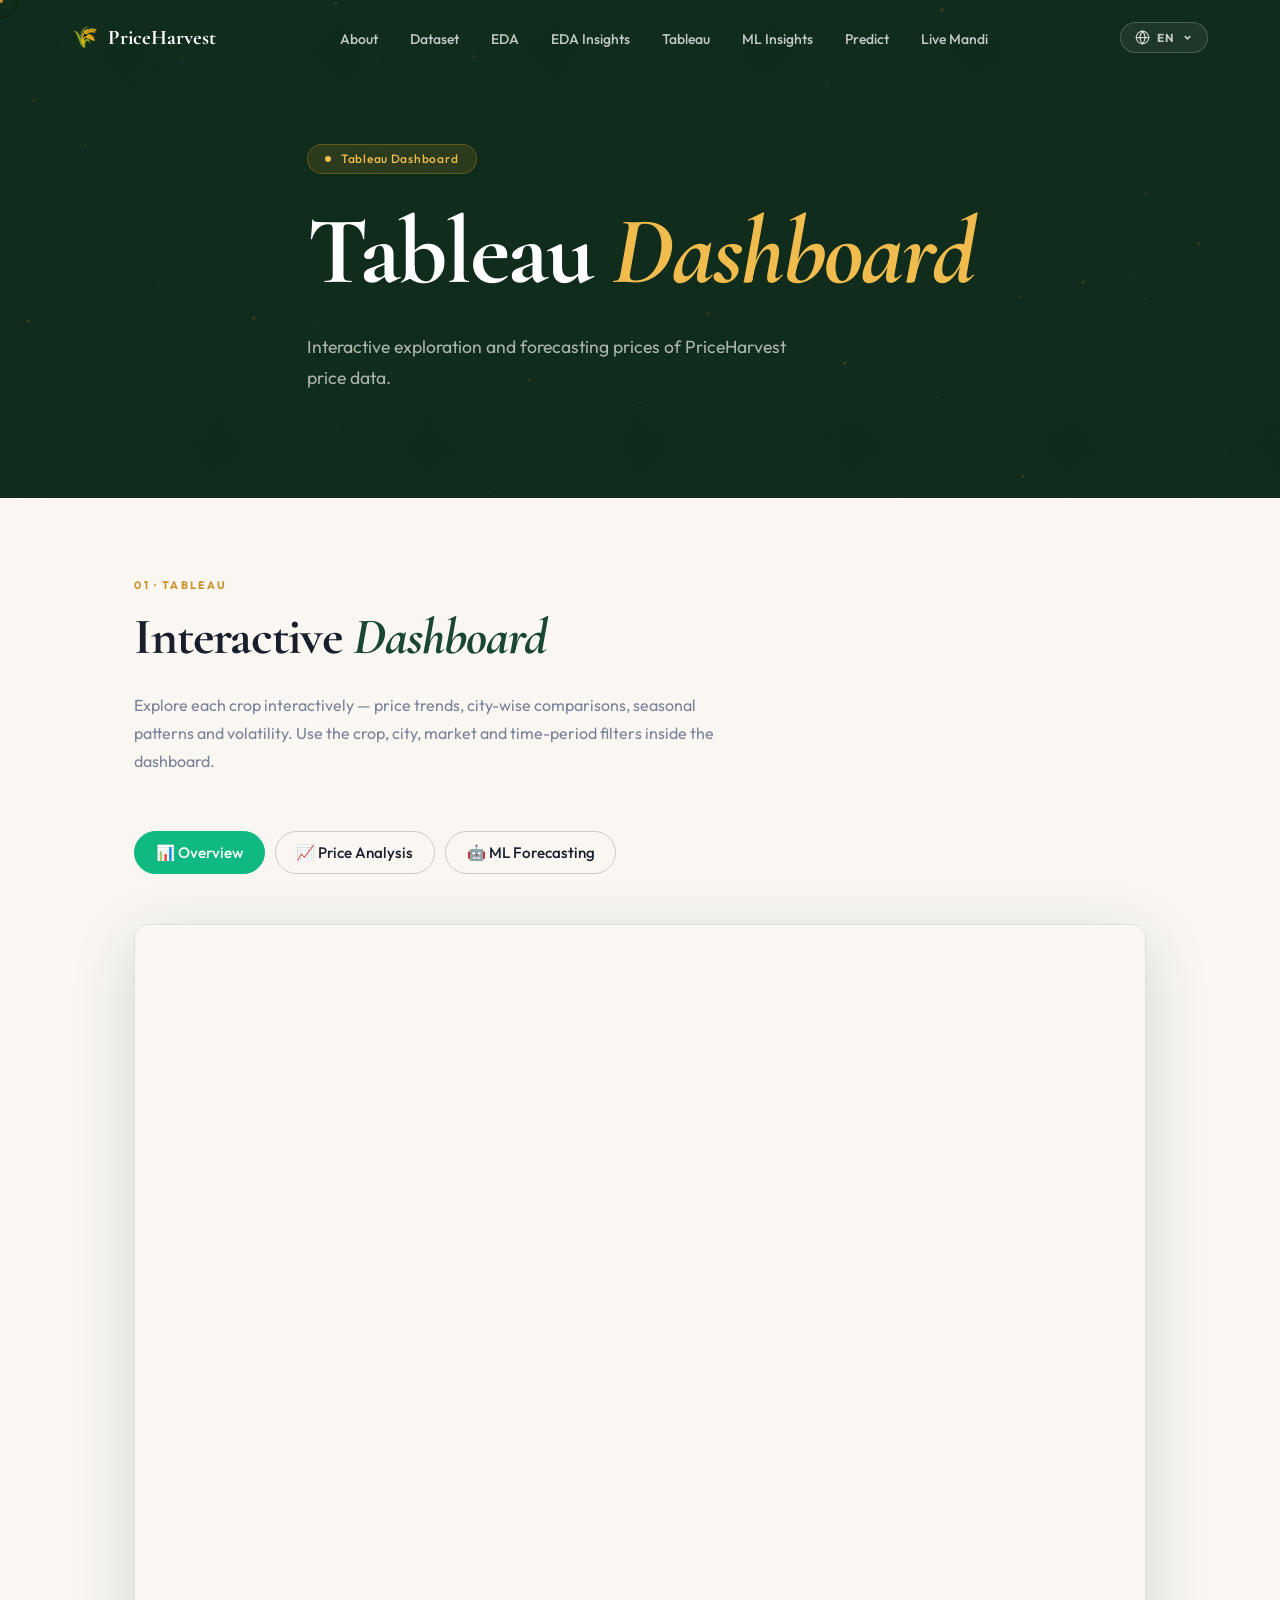
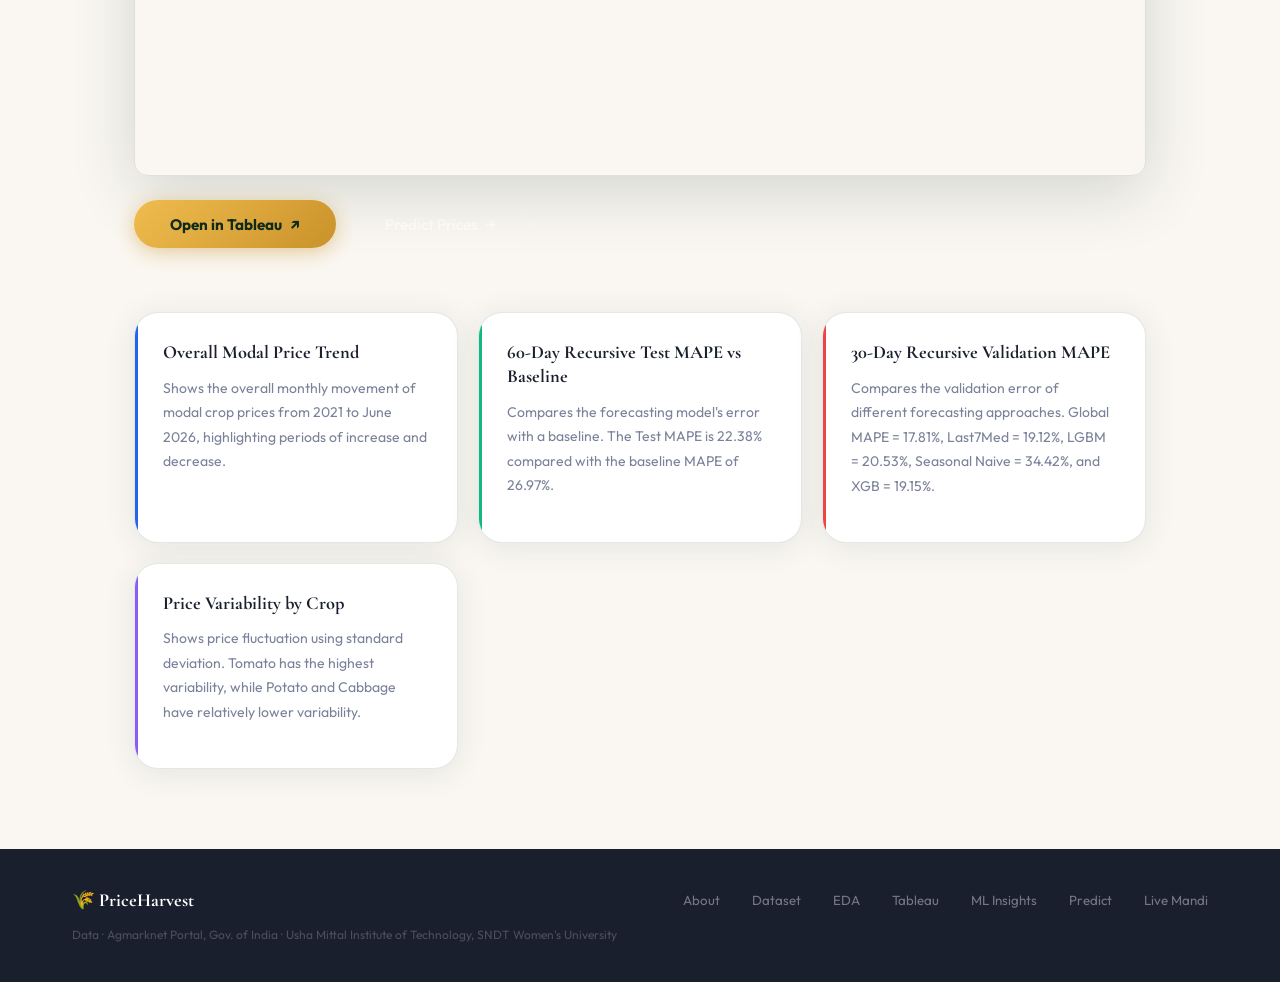
<file: tableau.html>
<!DOCTYPE html>
<html lang="en"><head><meta charset="UTF-8"/><meta name="viewport" content="width=device-width, initial-scale=1.0"/>
<title>Tableau Dashboard — PriceHarvest</title>
<link rel="preconnect" href="https://fonts.googleapis.com"/>
<link href="https://fonts.googleapis.com/css2?family=Cormorant+Garamond:ital,wght@0,600;0,700;1,600;1,700&family=Outfit:wght@300;400;500;600;700&display=swap" rel="stylesheet"/>
<link rel="stylesheet" href="style.css"/><style>
.tb-tabs{display:flex;gap:.6rem;flex-wrap:wrap;margin:1.5rem 0 1rem}
.tb-tab{font:500 .95rem 'Outfit',sans-serif;padding:.7rem 1.3rem;border-radius:999px;border:1px solid rgba(120,120,120,.35);background:transparent;color:inherit;cursor:pointer;transition:all .2s}
.tb-tab:hover{border-color:#10B981;transform:translateY(-1px)}
.tb-tab.active{background:#10B981;border-color:#10B981;color:#fff}
.tb-frame-wrap{position:relative;min-height:300px;border-radius:14px;overflow:hidden}
.tb-frame-wrap iframe{width:100%;height:850px;border:0;display:block}
.tb-loading{position:absolute;inset:0;display:flex;align-items:center;justify-content:center;opacity:.7}
@media(max-width:768px){.tb-frame-wrap iframe{height:700px}.tb-tab{flex:1 1 100%;text-align:center}}
</style>
</head>
<body>
<div class="cursor" id="cursor"></div><div class="cursor-dot" id="cursorDot"></div>
<div class="loader" id="loader"><div class="loader-inner"><div class="loader-wheat">🌾</div><div class="loader-bar"><div class="loader-fill" id="loaderFill"></div></div><div class="loader-label">Loading PriceHarvest</div></div></div>
<nav id="navbar"><div class="nav-inner"><a class="nav-logo" href="index.html"><span>🌾</span><span>PriceHarvest</span></a>
<ul class="nav-links" id="navLinks">
            <li><a href="index.html#about">About</a></li><li><a href="index.html#dataset">Dataset</a></li><li><a href="index.html#eda">EDA</a></li><li><a href="index.html#insights">EDA Insights</a></li>
            <li><a href="tableau.html">Tableau</a></li><li><a href="ml.html">ML Insights</a></li><li><a href="predict.html">Predict</a></li>
                <li><a href="mandi.html">Live Mandi</a></li>
        </ul>
<!-- Custom Language Switcher -->
            <div class="lang-switcher" id="langSwitcher">
                <button class="lang-btn" id="langBtn" aria-label="Change language">
                    <svg class="lang-globe" width="15" height="15" viewBox="0 0 24 24" fill="none" stroke="currentColor" stroke-width="2" stroke-linecap="round" stroke-linejoin="round"><circle cx="12" cy="12" r="10"/><path d="M12 2a14.5 14.5 0 0 0 0 20 14.5 14.5 0 0 0 0-20"/><path d="M2 12h20"/></svg>
                    <span class="lang-current" id="langCurrent">EN</span>
                    <svg class="lang-chevron" width="11" height="11" viewBox="0 0 16 16" fill="none" stroke="currentColor" stroke-width="2.5"><path d="M4 6l4 4 4-4"/></svg>
                </button>
                <div class="lang-dropdown" id="langDropdown">
                    <button class="lang-opt active" data-lang="en" data-label="EN">
                        <span class="lang-flag">🇬🇧</span>
                        <span class="lang-name">English</span>
                        <svg class="lang-check" width="13" height="13" viewBox="0 0 16 16" fill="none" stroke="currentColor" stroke-width="2.5"><path d="M3 8l4 4 6-7"/></svg>
                    </button>
                    <button class="lang-opt" data-lang="hi" data-label="HI">
                        <span class="lang-flag">🇮🇳</span>
                        <span class="lang-name">हिन्दी</span>
                        <svg class="lang-check" width="13" height="13" viewBox="0 0 16 16" fill="none" stroke="currentColor" stroke-width="2.5"><path d="M3 8l4 4 6-7"/></svg>
                    </button>
                    <button class="lang-opt" data-lang="mr" data-label="MR">
                        <span class="lang-flag">🇮🇳</span>
                        <span class="lang-name">मराठी</span>
                        <svg class="lang-check" width="13" height="13" viewBox="0 0 16 16" fill="none" stroke="currentColor" stroke-width="2.5"><path d="M3 8l4 4 6-7"/></svg>
                    </button>
                </div>
            </div>

            <!-- Hidden Google Translate container – no visual element appears -->
            <div id="google_translate_element" style="position: absolute; top: -9999px; left: -9999px; opacity: 0; pointer-events: none; width: 0; height: 0;"></div>
            <button class="hamburger" id="hamburger">
                <span></span><span></span><span></span>
            </button>
</div></nav>
<section class="hero page-hero" id="hero"><canvas class="hero-canvas" id="heroCanvas"></canvas><div class="hero-noise"></div>
<div class="hero-content"><div class="hero-badge slide-up" style="--i:0"><span class="badge-dot"></span> Tableau Dashboard</div><h1 class="hero-title"><span class="tline slide-up" style="--i:1">Tableau <em>Dashboard</em></span></h1><p class="hero-sub slide-up" style="--i:2">Interactive exploration and forecasting prices of PriceHarvest price data.</p></div></section>
<section class="dashboard-section" style="padding:80px 8%"><div class="container"><div class="sec-tag reveal-fade">01 · Tableau</div><h2 class="sec-title reveal-up">Interactive <em>Dashboard</em></h2>
<p class="sec-sub">Explore each crop interactively — price trends, city-wise comparisons, seasonal patterns and volatility. Use the crop, city, market and time-period filters inside the dashboard.</p>
<div class="tb-tabs" id="tbTabs" role="tablist">
  <button class="tb-tab active" role="tab" data-view="Overview">📊 Overview</button>
  <button class="tb-tab" role="tab" data-view="PriceAnalysis">📈 Price Analysis</button>
  <button class="tb-tab" role="tab" data-view="MLForecasting">🤖 ML Forecasting</button>
</div>
<div class="dashboard-container tb-frame-wrap" id="tbFrame">
  <div class="tb-loading" id="tbLoading">Loading dashboard…</div>
</div>
<div class="hero-actions" style="margin-top:1.5rem">
  <a id="tbOpen" class="btn-primary" target="_blank" rel="noopener"><span class="btn-bg"></span><span class="btn-text">Open in Tableau</span><span class="btn-icon">↗</span></a>
  <a href="predict.html" class="btn-ghost">Predict Prices <span class="btn-arrow">→</span></a>
</div>
<div class="ins-grid" style="margin-top:2.5rem"><div class="ins-card"><div class="ins-bar" style="background:#2563EB"></div><h3>Overall Modal Price Trend</h3><p>Shows the overall monthly movement of modal crop prices from 2021 to June 2026, highlighting periods of increase and decrease.</p></div><div class="ins-card"><div class="ins-bar" style="background:#10B981"></div><h3>60-Day Recursive Test MAPE vs Baseline</h3><p>Compares the forecasting model's error with a baseline. The Test MAPE is 22.38% compared with the baseline MAPE of 26.97%.</p></div><div class="ins-card"><div class="ins-bar" style="background:#EF4444"></div><h3>30-Day Recursive Validation MAPE</h3><p>Compares the validation error of different forecasting approaches. Global MAPE = 17.81%, Last7Med = 19.12%, LGBM = 20.53%, Seasonal Naive = 34.42%, and XGB = 19.15%.</p></div><div class="ins-card"><div class="ins-bar" style="background:#8B5CF6"></div><h3>Price Variability by Crop</h3><p>Shows price fluctuation using standard deviation. Tomato has the highest variability, while Potato and Cabbage have relatively lower variability.</p></div></div></div></section>
<footer class="footer"><div class="container footer-row"><div class="footer-logo">🌾 PriceHarvest</div>
<nav class="footer-nav"><a href="index.html#about">About</a><a href="index.html#dataset">Dataset</a><a href="index.html#eda">EDA</a><a href="tableau.html">Tableau</a><a href="ml.html">ML Insights</a><a href="predict.html">Predict</a><a href="mandi.html">Live Mandi</a></nav>
<div class="footer-copy">Data · Agmarknet Portal, Gov. of India · Usha Mittal Institute of Technology, SNDT Women's University</div></div></footer>
<script>function googleTranslateElementInit(){new google.translate.TranslateElement({pageLanguage:'en',includedLanguages:'en,hi,mr',layout:google.translate.TranslateElement.InlineLayout.SIMPLE,autoDisplay:false},'google_translate_element');}</script>
<script src="//translate.google.com/translate_a/element.js?cb=googleTranslateElementInit"></script>
<script src="script.js"></script><script>(function(){
var BASE="https://public.tableau.com/views/PriceHarvestAgriculturalCropPriceAnalysisPrediction/";
var PARAMS="?:embed=y&:showVizHome=no&:display_count=n&:tabs=no&:toolbar=yes&:showAppBanner=false&:language=en-US";
var frame=document.getElementById("tbFrame"),open=document.getElementById("tbOpen"),tabs=document.querySelectorAll(".tb-tab");
var cache={};
function show(view){
  Object.keys(cache).forEach(function(k){cache[k].style.display=(k===view)?"block":"none";});
  if(!cache[view]){
    var f=document.createElement("iframe");
    f.src=BASE+view+PARAMS;f.title="PriceHarvest Tableau – "+view;f.allowFullscreen=true;f.loading="lazy";
    f.onload=function(){var l=document.getElementById("tbLoading");if(l)l.remove();};
    frame.appendChild(f);cache[view]=f;
  }
  open.href=BASE+view+"?:language=en-US&:display_count=n&:origin=viz_share_link";
  tabs.forEach(function(t){t.classList.toggle("active",t.dataset.view===view);});
}
tabs.forEach(function(t){t.addEventListener("click",function(){show(t.dataset.view);});});
show("Overview");
})();</script>
</body></html>
</file>
<file: style.css>
/* ============================================================
   PriceHarvest — style.css  (v2 — Expanded EDA)
   ============================================================ */
    
     :root {
        --forest: #0E2A1A;
        --forest-2: #1A4731;
        --forest-3: #276249;
        --gold: #C9922A;
        --gold-lt: #F0BC4E;
        --cream: #FAF7F2;
        --cream-2: #F0EBE3;
        --slate: #1A1F2E;
        --slate-2: #3D4455;
        --slate-3: #7A8299;
        --white: #FFFFFF;
        --border: rgba(26, 71, 49, 0.12);
        --r: 14px;
        --r-lg: 24px;
        --shadow: 0 4px 32px rgba(14, 42, 26, 0.09);
        --shadow-lg: 0 16px 64px rgba(14, 42, 26, 0.16);
        --font-d: 'Cormorant Garamond', Georgia, serif;
        --font-b: 'Outfit', sans-serif;
    }
    
    *,
    *::before,
    *::after {
        box-sizing: border-box;
        margin: 0;
        padding: 0;
    }
    
    html {
        scroll-behavior: smooth;
    }
    
    body {
        font-family: var(--font-b);
        background: var(--cream);
        color: var(--slate);
        overflow-x: hidden;
        cursor: none;
    }
    
    img {
        max-width: 100%;
        display: block;
    }
    
    a {
        text-decoration: none;
        color: inherit;
    }
    
    strong {
        color: var(--forest-2);
    }
    
    .container {
        max-width: 1200px;
        margin: 0 auto;
        padding: 0 2rem;
    }
    /* ── CURSOR ── */
    
    .cursor {
        position: fixed;
        width: 36px;
        height: 36px;
        border: 1.5px solid var(--gold);
        border-radius: 50%;
        pointer-events: none;
        z-index: 9999;
        transform: translate(-50%, -50%);
        transition: transform 0.15s, opacity 0.3s, background 0.2s;
        mix-blend-mode: multiply;
    }
    
    .cursor-dot {
        position: fixed;
        width: 6px;
        height: 6px;
        background: var(--gold);
        border-radius: 50%;
        pointer-events: none;
        z-index: 9999;
        transform: translate(-50%, -50%);
    }
    
    .cursor.active {
        transform: translate(-50%, -50%) scale(1.7);
        background: rgba(201, 146, 42, 0.08);
    }
    /* ── LOADER ── */
    
    .loader {
        position: fixed;
        inset: 0;
        background: var(--forest);
        z-index: 9998;
        display: flex;
        align-items: center;
        justify-content: center;
        transition: opacity 0.6s, visibility 0.6s;
    }
    
    .loader.done {
        opacity: 0;
        visibility: hidden;
    }
    
    .loader-wheat {
        font-size: 2.8rem;
        margin-bottom: 1.5rem;
        animation: sway 2s ease-in-out infinite;
    }
    
    @keyframes sway {
        0%,
        100% {
            transform: rotate(-8deg)
        }
        50% {
            transform: rotate(8deg)
        }
    }
    
    .loader-bar {
        width: 200px;
        height: 2px;
        background: rgba(255, 255, 255, 0.1);
        border-radius: 2px;
        margin: 0 auto 1rem;
        overflow: hidden;
    }
    
    .loader-fill {
        height: 100%;
        background: linear-gradient(90deg, var(--gold), var(--gold-lt));
        border-radius: 2px;
        width: 0;
    }
    
    .loader-label {
        color: rgba(255, 255, 255, 0.35);
        font-size: 0.75rem;
        letter-spacing: 0.12em;
        text-transform: uppercase;
        text-align: center;
    }
    /* ── NAV ── */
    
    #navbar {
        position: fixed;
        top: 0;
        left: 0;
        right: 0;
        z-index: 1000;
        padding: 1.4rem 0;
        transition: all 0.35s;
    }
    
    #navbar.scrolled {
        background: rgba(250, 247, 242, 0.94);
        backdrop-filter: blur(20px) saturate(1.8);
        padding: 0.75rem 0;
        box-shadow: 0 1px 0 var(--border);
    }
    
    .nav-inner {
        max-width: 1200px;
        margin: 0 auto;
        padding: 0 2rem;
        display: flex;
        align-items: center;
        justify-content: space-between;
    }
    
    .nav-logo {
        display: flex;
        align-items: center;
        gap: 0.6rem;
        font-family: var(--font-d);
        font-size: 1.3rem;
        font-weight: 700;
        color: var(--white);
        transition: color 0.3s;
    }
    
    #navbar.scrolled .nav-logo {
        color: var(--forest-2);
    }
    
    .nav-links {
        display: flex;
        align-items: center;
        gap: 2rem;
        list-style: none;
    }
    
    .nav-links a {
        font-size: 0.875rem;
        font-weight: 500;
        color: rgba(255, 255, 255, 0.75);
        transition: color 0.2s;
        position: relative;
    }
    
    .nav-links a::after {
        content: '';
        position: absolute;
        bottom: -2px;
        left: 0;
        right: 0;
        height: 1px;
        background: var(--gold-lt);
        transform: scaleX(0);
        transition: transform 0.25s;
    }
    
    .nav-links a:hover {
        color: var(--white);
    }
    
    .nav-links a:hover::after {
        transform: scaleX(1);
    }
    
    #navbar.scrolled .nav-links a {
        color: var(--slate-2);
    }
    
    #navbar.scrolled .nav-links a:hover {
        color: var(--forest-2);
    }
    
    .hamburger {
        display: none;
        flex-direction: column;
        gap: 5px;
        background: none;
        border: none;
        cursor: none;
        padding: 4px;
    }
    
    .hamburger span {
        display: block;
        width: 22px;
        height: 2px;
        background: var(--white);
        border-radius: 2px;
        transition: all 0.3s;
    }
    
    #navbar.scrolled .hamburger span {
        background: var(--forest-2);
    }
    
    .hamburger.open span:nth-child(1) {
        transform: translateY(7px) rotate(45deg);
    }
    
    .hamburger.open span:nth-child(2) {
        opacity: 0;
    }
    
    .hamburger.open span:nth-child(3) {
        transform: translateY(-7px) rotate(-45deg);
    }
    /* ── HERO ── */
    
    .hero {
        min-height: 100vh;
        position: relative;
        display: flex;
        align-items: center;
        background: var(--forest);
        overflow: hidden;
        padding: 8rem 0 6rem;
    }
    
    .hero-canvas {
        position: absolute;
        inset: 0;
        width: 100%;
        height: 100%;
        opacity: 0.6;
    }
    
    .hero-noise {
        position: absolute;
        inset: 0;
        pointer-events: none;
        opacity: 0.45;
        background-image: url("data:image/svg+xml,%3Csvg viewBox='0 0 512 512' xmlns='http://www.w3.org/2000/svg'%3E%3Cfilter id='n'%3E%3CfeTurbulence type='fractalNoise' baseFrequency='0.75' numOctaves='4' stitchTiles='stitch'/%3E%3C/filter%3E%3Crect width='100%25' height='100%25' filter='url(%23n)' opacity='0.05'/%3E%3C/svg%3E");
    }
    
    .hero-content {
        position: relative;
        z-index: 2;
        max-width: 1200px;
        margin: 0 auto;
        padding: 0 2rem;
        color: var(--white);
    }
    
    .slide-up {
        opacity: 0;
        transform: translateY(40px);
        animation: slideUp 0.8s cubic-bezier(0.22, 1, 0.36, 1) forwards;
        animation-delay: calc(var(--i)*0.12s + 0.3s);
    }
    
    @keyframes slideUp {
        to {
            opacity: 1;
            transform: translateY(0);
        }
    }
    
    .hero-badge {
        display: inline-flex;
        align-items: center;
        gap: 0.6rem;
        background: rgba(201, 146, 42, 0.15);
        border: 1px solid rgba(201, 146, 42, 0.35);
        color: var(--gold-lt);
        padding: 0.4rem 1.1rem;
        border-radius: 40px;
        font-size: 0.75rem;
        font-weight: 500;
        letter-spacing: 0.06em;
        margin-bottom: 1.75rem;
    }
    
    .badge-dot {
        width: 6px;
        height: 6px;
        background: var(--gold-lt);
        border-radius: 50%;
        animation: pulse 2s infinite;
    }
    
    @keyframes pulse {
        0%,
        100% {
            opacity: 1;
            transform: scale(1)
        }
        50% {
            opacity: 0.4;
            transform: scale(0.75)
        }
    }
    
    .hero-title {
        display: flex;
        flex-direction: column;
        font-family: var(--font-d);
        font-size: clamp(3.5rem, 7.5vw, 6.5rem);
        font-weight: 700;
        line-height: 1.05;
        letter-spacing: -0.02em;
        margin-bottom: 1.75rem;
    }
    
    .tline {
        display: block;
    }
    
    .tline em {
        font-style: italic;
        color: var(--gold-lt);
    }
    
    .hero-sub {
        font-size: 1.1rem;
        max-width: 520px;
        color: rgba(255, 255, 255, 0.65);
        line-height: 1.8;
        margin-bottom: 2.5rem;
    }
    
    .hero-sub strong {
        color: var(--white);
    }
    
    .hero-actions {
        display: flex;
        gap: 1rem;
        flex-wrap: wrap;
        margin-bottom: 4rem;
    }
    
    .btn-primary {
        position: relative;
        display: inline-flex;
        align-items: center;
        gap: 0.5rem;
        padding: 0.85rem 2.25rem;
        border-radius: 50px;
        font-weight: 700;
        font-size: 0.95rem;
        color: var(--forest);
        overflow: hidden;
        transition: transform 0.2s, box-shadow 0.2s;
        box-shadow: 0 4px 20px rgba(201, 146, 42, 0.45);
    }
    
    .btn-bg {
        position: absolute;
        inset: 0;
        background: linear-gradient(135deg, var(--gold-lt), var(--gold));
        transition: opacity 0.3s;
    }
    
    .btn-text,
    .btn-icon {
        position: relative;
        z-index: 1;
    }
    
    .btn-primary:hover {
        transform: translateY(-2px);
        box-shadow: 0 8px 32px rgba(201, 146, 42, 0.55);
    }
    
    .btn-ghost {
        display: inline-flex;
        align-items: center;
        gap: 0.5rem;
        padding: 0.85rem 2rem;
        border-radius: 50px;
        font-weight: 500;
        font-size: 0.95rem;
        color: rgba(255, 255, 255, 0.8);
        border: 1px solid rgba(255, 255, 255, 0.2);
        transition: all 0.25s;
    }
    
    .btn-ghost:hover {
        color: var(--white);
        border-color: rgba(255, 255, 255, 0.5);
        background: rgba(255, 255, 255, 0.05);
        transform: translateY(-1px);
    }
    
    .btn-arrow {
        transition: transform 0.2s;
    }
    
    .btn-ghost:hover .btn-arrow {
        transform: translateX(3px);
    }
    
    .hero-stats {
        display: flex;
        gap: 3rem;
        flex-wrap: wrap;
        align-items: center;
    }
    
    .hstat-n {
        display: block;
        font-family: var(--font-d);
        font-size: 3rem;
        font-weight: 700;
        color: var(--gold-lt);
        line-height: 1;
        letter-spacing: -0.03em;
    }
    
    .hstat-l {
        display: block;
        font-size: 0.72rem;
        font-weight: 500;
        color: rgba(255, 255, 255, 0.4);
        letter-spacing: 0.08em;
        text-transform: uppercase;
        margin-top: 0.3rem;
    }
    
    .hstat-div {
        width: 1px;
        height: 48px;
        background: rgba(255, 255, 255, 0.1);
    }
    
    .hero-scroll {
        position: absolute;
        bottom: 2.5rem;
        left: 2rem;
        display: flex;
        flex-direction: column;
        align-items: center;
        gap: 0.6rem;
        color: rgba(255, 255, 255, 0.3);
        font-size: 0.68rem;
        letter-spacing: 0.15em;
        text-transform: uppercase;
        z-index: 2;
    }
    
    .scroll-mouse {
        width: 20px;
        height: 30px;
        border: 1.5px solid rgba(255, 255, 255, 0.25);
        border-radius: 10px;
        display: flex;
        justify-content: center;
        padding-top: 5px;
    }
    
    .scroll-wheel {
        width: 3px;
        height: 6px;
        background: rgba(255, 255, 255, 0.4);
        border-radius: 2px;
        animation: scrollAnim 1.8s ease-in-out infinite;
    }
    
    @keyframes scrollAnim {
        0% {
            transform: translateY(0);
            opacity: 1
        }
        100% {
            transform: translateY(10px);
            opacity: 0
        }
    }
    /* ── SECTION COMMON ── */
    
    section {
        padding: 8rem 0;
    }
    
    .sec-tag {
        font-size: 0.68rem;
        font-weight: 700;
        letter-spacing: 0.2em;
        text-transform: uppercase;
        color: var(--gold);
        margin-bottom: 1rem;
        display: block;
    }
    
    .sec-title {
        font-family: var(--font-d);
        font-size: clamp(2.2rem, 4.5vw, 3.2rem);
        font-weight: 700;
        line-height: 1.15;
        letter-spacing: -0.02em;
        color: var(--slate);
        margin-bottom: 1.5rem;
    }
    
    .sec-title em {
        font-style: italic;
        color: var(--forest-2);
    }
    
    .sec-sub {
        font-size: 1rem;
        color: var(--slate-3);
        max-width: 580px;
        line-height: 1.75;
        margin-bottom: 3.5rem;
    }
    
    .reveal-up {
        opacity: 0;
        transform: translateY(30px);
        transition: opacity 0.7s cubic-bezier(0.22, 1, 0.36, 1), transform 0.7s cubic-bezier(0.22, 1, 0.36, 1);
        transition-delay: var(--d, 0s);
    }
    
    .reveal-up.in-view {
        opacity: 1;
        transform: translateY(0);
    }
    
    .reveal-fade {
        opacity: 0;
        transition: opacity 0.7s ease;
        transition-delay: var(--d, 0s);
    }
    
    .reveal-fade.in-view {
        opacity: 1;
    }
    /* ── ABOUT ── */
    
    .about {
        background: var(--cream);
    }
    
    .about-grid {
        display: grid;
        grid-template-columns: 1fr 1.1fr;
        gap: 5rem;
        align-items: start;
    }
    
    .about-copy p {
        font-size: 1rem;
        color: var(--slate-2);
        line-height: 1.85;
        margin-bottom: 1.25rem;
    }
    
    .phase-row {
        display: flex;
        align-items: center;
        gap: 1rem;
        margin-top: 2.5rem;
        padding: 1.25rem 1.5rem;
        background: var(--cream-2);
        border-radius: var(--r);
        border: 1px solid var(--border);
    }
    
    .phase-item {
        display: flex;
        align-items: center;
        gap: 0.75rem;
        flex: 1;
    }
    
    .phase-dot {
        width: 10px;
        height: 10px;
        border-radius: 50%;
        background: var(--slate-3);
        flex-shrink: 0;
    }
    
    .phase-item.is-active .phase-dot {
        background: var(--forest-3);
    }
    
    .phase-name {
        display: block;
        font-weight: 600;
        font-size: 0.88rem;
        color: var(--slate);
    }
    
    .phase-desc {
        display: block;
        font-size: 0.78rem;
        color: var(--slate-3);
    }
    
    .phase-connector {
        width: 30px;
        height: 2px;
        background: var(--border);
        flex-shrink: 0;
    }
    
    .phase-tag {
        font-size: 0.68rem;
        font-weight: 700;
        padding: 0.2rem 0.6rem;
        border-radius: 40px;
        background: var(--forest-3);
        color: var(--white);
        flex-shrink: 0;
    }
    
    .phase-tag.upcoming {
        background: transparent;
        border: 1px solid var(--border);
        color: var(--slate-3);
    }
    
    .feat-panel-wrap {
        border: 1px solid var(--border);
        border-radius: var(--r-lg);
        overflow: hidden;
        background: var(--white);
        box-shadow: var(--shadow);
    }
    
    .feat-btn {
        width: 100%;
        display: flex;
        align-items: center;
        gap: 0.9rem;
        padding: 1.05rem 1.4rem;
        background: none;
        border: none;
        border-bottom: 1px solid var(--border);
        cursor: none;
        text-align: left;
        transition: background 0.2s;
    }
    
    .feat-btn:last-child {
        border-bottom: none;
    }
    
    .feat-btn:hover {
        background: var(--cream);
    }
    
    .feat-btn.active {
        background: var(--forest);
    }
    
    .feat-icon {
        font-size: 1.2rem;
    }
    
    .feat-name {
        flex: 1;
        font-size: 0.9rem;
        font-weight: 500;
        color: var(--slate-2);
        transition: color 0.2s;
    }
    
    .feat-btn.active .feat-name {
        color: var(--white);
    }
    
    .feat-chevron {
        color: var(--slate-3);
        transition: color 0.2s, transform 0.2s;
    }
    
    .feat-btn.active .feat-chevron {
        color: var(--gold-lt);
        transform: rotate(90deg);
    }
    
    .feat-content {
        padding: 1.75rem;
        min-height: 160px;
    }
    
    .feat-pane {
        display: none;
        animation: fadeIn 0.3s ease;
    }
    
    .feat-pane.active {
        display: block;
    }
    
    @keyframes fadeIn {
        from {
            opacity: 0;
            transform: translateY(6px)
        }
        to {
            opacity: 1;
            transform: none
        }
    }
    
    .feat-pane-icon {
        font-size: 2rem;
        margin-bottom: 0.75rem;
    }
    
    .feat-pane h4 {
        font-family: var(--font-d);
        font-size: 1.25rem;
        font-weight: 700;
        color: var(--slate);
        margin-bottom: 0.6rem;
    }
    
    .feat-pane p {
        font-size: 0.9rem;
        color: var(--slate-3);
        line-height: 1.75;
    }
    /* ── DATASET ── */
    
    .dataset {
        background: var(--forest);
    }
    
    .dataset .sec-tag {
        color: var(--gold-lt);
    }
    
    .dataset .sec-title {
        color: var(--white);
    }
    
    .dataset .sec-title em {
        color: var(--gold-lt);
    }
    
    .dataset .sec-sub {
        color: rgba(255, 255, 255, 0.5);
    }
    
    .dataset strong {
        color: var(--gold-lt);
    }
    
    .ds-layout {
        display: grid;
        grid-template-columns: 1.4fr 1fr;
        gap: 3rem;
        align-items: start;
    }
    
    .ds-table-box {
        border-radius: var(--r-lg);
        overflow: hidden;
        border: 1px solid rgba(255, 255, 255, 0.08);
    }
    
    .ds-table {
        width: 100%;
        border-collapse: collapse;
        font-size: 0.875rem;
    }
    
    .ds-table thead tr {
        background: rgba(255, 255, 255, 0.05);
    }
    
    .ds-table th {
        padding: 1rem 1.25rem;
        text-align: left;
        font-weight: 600;
        font-size: 0.7rem;
        letter-spacing: 0.08em;
        text-transform: uppercase;
        color: rgba(255, 255, 255, 0.45);
    }
    
    .ds-table td {
        padding: 0.85rem 1.25rem;
        border-top: 1px solid rgba(255, 255, 255, 0.06);
        color: rgba(255, 255, 255, 0.65);
    }
    
    .ds-table tr:hover td {
        background: rgba(255, 255, 255, 0.03);
    }
    
    .ds-table code {
        background: rgba(201, 146, 42, 0.18);
        color: var(--gold-lt);
        padding: 0.15rem 0.45rem;
        border-radius: 4px;
        font-family: 'Courier New', monospace;
        font-size: 0.78rem;
    }
    
    .crop-stack {
        display: flex;
        flex-direction: column;
        gap: 1rem;
    }
    
    .crop-tile {
        border-radius: var(--r);
        padding: 1.25rem 1.5rem;
        border: 1px solid rgba(255, 255, 255, 0.08);
        transition: transform 0.25s, border-color 0.25s;
    }
    
    .crop-tile:hover {
        transform: translateX(6px);
        border-color: rgba(255, 255, 255, 0.2);
    }
    
    .crop-tile.tomato {
        background: rgba(239, 68, 68, 0.1);
    }
    
    .crop-tile.onion {
        background: rgba(168, 85, 247, 0.1);
    }
    
    .crop-tile.wheat {
        background: rgba(245, 158, 11, 0.1);
    }
    
    .ct-top {
        display: flex;
        justify-content: space-between;
        align-items: center;
        margin-bottom: 0.5rem;
    }
    
    .ct-emoji {
        font-size: 1.5rem;
    }
    
    .ct-vol-tag {
        font-size: 0.62rem;
        font-weight: 700;
        letter-spacing: 0.07em;
        text-transform: uppercase;
        color: rgba(255, 255, 255, 0.4);
        padding: 0.2rem 0.5rem;
        border: 1px solid rgba(255, 255, 255, 0.1);
        border-radius: 40px;
    }
    
    .ct-name {
        font-family: var(--font-d);
        font-size: 1.4rem;
        font-weight: 700;
        color: var(--white);
    }
    
    .ct-avg {
        font-size: 0.82rem;
        color: rgba(255, 255, 255, 0.4);
        margin-bottom: 0.75rem;
    }
    
    .ct-bar-bg {
        height: 3px;
        background: rgba(255, 255, 255, 0.08);
        border-radius: 3px;
        overflow: hidden;
        margin-bottom: 0.4rem;
    }
    
    .ct-bar-fill {
        height: 100%;
        border-radius: 3px;
        background: var(--gold);
    }
    
    .crop-tile.tomato .ct-bar-fill {
        background: #EF4444;
    }
    
    .crop-tile.onion .ct-bar-fill {
        background: #A855F7;
    }
    
    .crop-tile.wheat .ct-bar-fill {
        background: #F59E0B;
    }
    
    .ct-cv {
        font-size: 0.72rem;
        color: rgba(255, 255, 255, 0.3);
    }
    /* ── EDA ── */
    
    .eda {
        background: var(--cream);
    }
    /* Filter bar */
    
    .eda-controls {
        display: flex;
        align-items: center;
        justify-content: space-between;
        gap: 1.5rem;
        flex-wrap: wrap;
        margin-bottom: 1rem;
    }
    
    .eda-filter-group {
        display: flex;
        align-items: center;
        gap: 1rem;
        flex-wrap: wrap;
    }
    
    .eda-filter-label {
        font-size: 0.72rem;
        font-weight: 700;
        letter-spacing: 0.1em;
        text-transform: uppercase;
        color: var(--slate-3);
        white-space: nowrap;
    }
    
    .eda-filters {
        display: flex;
        gap: 0.5rem;
        flex-wrap: wrap;
    }
    
    .eda-filter {
        padding: 0.45rem 1.1rem;
        border-radius: 40px;
        border: 1px solid var(--border);
        background: var(--white);
        font-size: 0.82rem;
        font-weight: 500;
        color: var(--slate-2);
        cursor: none;
        transition: all 0.2s;
    }
    
    .eda-filter:hover {
        border-color: var(--forest-2);
        color: var(--forest-2);
        background: rgba(26, 71, 49, 0.04);
    }
    
    .eda-filter.active {
        background: var(--forest);
        color: var(--white);
        border-color: var(--forest);
    }
    /* View toggle */
    
    .eda-view-toggle {
        display: flex;
        gap: 0.35rem;
    }
    
    .view-btn {
        width: 34px;
        height: 34px;
        border-radius: 8px;
        border: 1px solid var(--border);
        background: var(--white);
        color: var(--slate-3);
        cursor: none;
        display: flex;
        align-items: center;
        justify-content: center;
        transition: all 0.2s;
    }
    
    .view-btn:hover {
        color: var(--forest-2);
        border-color: var(--forest-2);
    }
    
    .view-btn.active {
        background: var(--forest);
        color: var(--white);
        border-color: var(--forest);
    }
    
    .eda-count {
        font-size: 0.82rem;
        color: var(--slate-3);
        margin-bottom: 2rem;
    }
    
    .eda-count span {
        font-weight: 700;
        color: var(--slate);
    }
    /* Grid */
    
    .viz-masonry {
        display: grid;
        grid-template-columns: 1fr 1fr;
        gap: 1.25rem;
        transition: all 0.3s;
    }
    /* List view override */
    
    .viz-masonry.list-view {
        grid-template-columns: 1fr !important;
    }
    
    .viz-masonry.list-view .vcard.span2 {
        grid-column: span 1;
    }
    
    .viz-masonry.list-view .vcard {
        display: flex;
        flex-direction: row;
    }
    
    .viz-masonry.list-view .vcard-img {
        width: 280px;
        flex-shrink: 0;
    }
    
    .viz-masonry.list-view .vcard-foot {
        flex: 1;
        border-top: none;
        border-left: 1px solid var(--border);
        padding: 1.5rem;
        align-items: flex-start;
        flex-direction: column;
    }
    
    .vcard {
        background: var(--white);
        border: 1px solid var(--border);
        border-radius: var(--r-lg);
        overflow: hidden;
        box-shadow: var(--shadow);
        transition: transform 0.35s cubic-bezier(0.22, 1, 0.36, 1), box-shadow 0.35s, opacity 0.3s;
    }
    
    .vcard.hidden {
        display: none;
    }
    
    .vcard:hover {
        transform: translateY(-6px);
        box-shadow: var(--shadow-lg);
    }
    
    .vcard.span2 {
        grid-column: span 2;
    }
    
    .vcard-img {
        position: relative;
        overflow: hidden;
        cursor: none;
    }
    
    .vcard-img img {
        width: 100%;
        transition: transform 0.5s cubic-bezier(0.22, 1, 0.36, 1);
        display: block;
    }
    
    .vcard:hover .vcard-img img {
        transform: scale(1.025);
    }
    
    .vcard-hover {
        position: absolute;
        inset: 0;
        background: rgba(14, 42, 26, 0.55);
        display: flex;
        align-items: center;
        justify-content: center;
        opacity: 0;
        transition: opacity 0.3s;
        backdrop-filter: blur(2px);
    }
    
    .vcard:hover .vcard-hover {
        opacity: 1;
    }
    
    .vcard-hover span {
        color: var(--white);
        font-size: 0.85rem;
        font-weight: 600;
        letter-spacing: 0.06em;
        border: 1px solid rgba(255, 255, 255, 0.4);
        padding: 0.5rem 1.2rem;
        border-radius: 40px;
    }
    
    .vcard-foot {
        padding: 1.25rem 1.5rem;
        display: flex;
        gap: 1rem;
        align-items: flex-start;
        border-top: 1px solid var(--border);
    }
    
    .vcard-n {
        font-family: var(--font-d);
        font-size: 1.5rem;
        font-weight: 700;
        color: var(--cream-2);
        line-height: 1;
        flex-shrink: 0;
        padding-top: 2px;
        min-width: 2rem;
    }
    
    .vcard-foot h4 {
        font-family: var(--font-d);
        font-size: 1rem;
        font-weight: 700;
        color: var(--slate);
        margin-bottom: 0.3rem;
    }
    
    .vcard-foot p {
        font-size: 0.83rem;
        color: var(--slate-3);
        line-height: 1.6;
        margin-bottom: 0.75rem;
    }
    /* Chart tags */
    
    .vcard-tags {
        display: flex;
        gap: 0.4rem;
        flex-wrap: wrap;
    }
    
    .vtag {
        font-size: 0.67rem;
        font-weight: 600;
        padding: 0.18rem 0.55rem;
        border-radius: 40px;
        background: var(--cream-2);
        color: var(--slate-3);
    }
    
    .trend-tag {
        background: #EFF6FF;
        color: #2563EB;
    }
    
    .dist-tag {
        background: #FEF3C7;
        color: #D97706;
    }
    
    .comp-tag {
        background: #F0FDF4;
        color: #16A34A;
    }
    
    .seas-tag {
        background: #EDE9FE;
        color: #7C3AED;
    }
    
    .corr-tag {
        background: #FFF1F2;
        color: #E11D48;
    }
    /* Empty state */
    
    .eda-empty {
        text-align: center;
        padding: 5rem 2rem;
    }
    
    .eda-empty span {
        font-size: 2.5rem;
        display: block;
        margin-bottom: 1rem;
    }
    
    .eda-empty p {
        color: var(--slate-3);
        font-size: 1rem;
    }
    /* EDA Summary bar */
    
    .eda-summary {
        display: grid;
        grid-template-columns: repeat(4, 1fr);
        gap: 0;
        margin-top: 3.5rem;
        background: var(--forest);
        border-radius: var(--r-lg);
        overflow: hidden;
        border: 1px solid rgba(255, 255, 255, 0.08);
    }
    
    .esum-item {
        padding: 1.75rem;
        text-align: center;
        border-right: 1px solid rgba(255, 255, 255, 0.08);
    }
    
    .esum-item:last-child {
        border-right: none;
    }
    
    .esum-val {
        display: block;
        font-family: var(--font-d);
        font-size: 1.9rem;
        font-weight: 700;
        color: var(--gold-lt);
        letter-spacing: -0.02em;
    }
    
    .esum-lbl {
        display: block;
        font-size: 0.75rem;
        color: rgba(255, 255, 255, 0.4);
        margin-top: 0.35rem;
        line-height: 1.5;
    }
    
    .esum-div {
        display: none;
    }
    /* ── LIGHTBOX (with nav) ── */
    
    .lightbox {
        position: fixed;
        inset: 0;
        z-index: 9000;
        display: flex;
        align-items: center;
        justify-content: center;
        opacity: 0;
        visibility: hidden;
        transition: opacity 0.3s, visibility 0.3s;
    }
    
    .lightbox.open {
        opacity: 1;
        visibility: visible;
    }
    
    .lb-backdrop {
        position: absolute;
        inset: 0;
        background: rgba(10, 20, 14, 0.93);
        backdrop-filter: blur(8px);
    }
    
    .lb-close {
        position: absolute;
        top: 1.5rem;
        right: 1.5rem;
        background: rgba(255, 255, 255, 0.1);
        border: 1px solid rgba(255, 255, 255, 0.2);
        color: var(--white);
        width: 40px;
        height: 40px;
        border-radius: 50%;
        font-size: 1rem;
        cursor: none;
        z-index: 1;
        transition: background 0.2s;
    }
    
    .lb-close:hover {
        background: rgba(255, 255, 255, 0.2);
    }
    
    .lb-nav {
        position: absolute;
        top: 50%;
        transform: translateY(-50%);
        background: rgba(255, 255, 255, 0.08);
        border: 1px solid rgba(255, 255, 255, 0.15);
        color: var(--white);
        width: 44px;
        height: 44px;
        border-radius: 50%;
        display: flex;
        align-items: center;
        justify-content: center;
        font-size: 1.4rem;
        cursor: none;
        z-index: 1;
        transition: background 0.2s;
    }
    
    .lb-nav:hover {
        background: rgba(255, 255, 255, 0.18);
    }
    
    .lb-prev {
        left: 1.5rem;
    }
    
    .lb-next {
        right: 1.5rem;
    }
    
    .lb-box {
        position: relative;
        z-index: 1;
        max-width: 88vw;
        max-height: 82vh;
        transform: scale(0.9);
        transition: transform 0.35s cubic-bezier(0.22, 1, 0.36, 1);
        border-radius: var(--r);
        overflow: hidden;
        box-shadow: 0 30px 100px rgba(0, 0, 0, 0.6);
    }
    
    .lightbox.open .lb-box {
        transform: scale(1);
    }
    
    .lb-box img {
        display: block;
        max-height: 75vh;
        width: auto;
    }
    
    .lb-caption {
        background: rgba(0, 0, 0, 0.7);
        color: rgba(255, 255, 255, 0.8);
        padding: 0.75rem 1.25rem;
        font-size: 0.85rem;
        text-align: center;
    }
    /* ── INSIGHTS ── */
    
    .insights {
        background: var(--cream-2);
    }
    
    .ins-grid {
        display: grid;
        grid-template-columns: repeat(3, 1fr);
        gap: 1.25rem;
    }
    
    .ins-card {
        background: var(--white);
        border: 1px solid var(--border);
        border-radius: var(--r-lg);
        padding: 1.75rem;
        position: relative;
        overflow: hidden;
        box-shadow: var(--shadow);
        transition: transform 0.3s cubic-bezier(0.22, 1, 0.36, 1), box-shadow 0.3s;
    }
    
    .ins-card:hover {
        transform: translateY(-5px);
        box-shadow: var(--shadow-lg);
    }
    
    .ins-bar {
        position: absolute;
        left: 0;
        top: 0;
        bottom: 0;
        width: 3px;
    }
    
    .ins-idx {
        font-family: var(--font-d);
        font-size: 3rem;
        font-weight: 700;
        color: var(--cream-2);
        line-height: 1;
        margin-bottom: 0.5rem;
        letter-spacing: -0.03em;
    }
    
    .ins-card h3 {
        font-family: var(--font-d);
        font-size: 1.15rem;
        font-weight: 700;
        color: var(--slate);
        margin-bottom: 0.65rem;
        line-height: 1.3;
    }
    
    .ins-card p {
        font-size: 0.875rem;
        color: var(--slate-3);
        line-height: 1.75;
        margin-bottom: 1rem;
    }
    
    .ins-chip {
        display: inline-block;
        padding: 0.3rem 0.8rem;
        border-radius: 40px;
        font-size: 0.7rem;
        font-weight: 700;
        background: var(--c, #F0F0F0);
        color: var(--t, #666);
    }
    /* ── FOOTER ── */
    
    .footer {
        background: var(--slate);
        padding: 2.5rem 0;
    }
    
    .footer-row {
        display: flex;
        align-items: center;
        justify-content: space-between;
        flex-wrap: wrap;
        gap: 1rem;
    }
    
    .footer-logo {
        font-family: var(--font-d);
        font-size: 1.15rem;
        font-weight: 700;
        color: var(--white);
    }
    
    .footer-nav {
        display: flex;
        gap: 2rem;
    }
    
    .footer-nav a {
        font-size: 0.83rem;
        color: rgba(255, 255, 255, 0.4);
        transition: color 0.2s;
    }
    
    .footer-nav a:hover {
        color: var(--white);
    }
    
    .footer-copy {
        font-size: 0.75rem;
        color: rgba(255, 255, 255, 0.22);
    }
    /* ── MAGNETIC ── */
    
    .magnetic {
        transition: transform 0.2s ease;
    }
    /* ── RESPONSIVE ── */
    
    @media (max-width:960px) {
        .about-grid {
            grid-template-columns: 1fr;
            gap: 3rem;
        }
        .ds-layout {
            grid-template-columns: 1fr;
        }
        .ins-grid {
            grid-template-columns: 1fr 1fr;
        }
        .eda-summary {
            grid-template-columns: 1fr 1fr;
        }
    }
    
    @media (max-width:768px) {
        .nav-links {
            display: none;
            position: fixed;
            inset: 0;
            background: rgba(14, 42, 26, 0.97);
            flex-direction: column;
            align-items: center;
            justify-content: center;
            gap: 2.5rem;
            z-index: 999;
        }
        .nav-links.open {
            display: flex;
        }
        .nav-links a {
            color: rgba(255, 255, 255, 0.8) !important;
            font-size: 1.2rem !important;
        }
        .hamburger {
            display: flex;
            z-index: 1001;
        }
        .viz-masonry {
            grid-template-columns: 1fr !important;
        }
        .vcard.span2 {
            grid-column: span 1;
        }
        .ins-grid {
            grid-template-columns: 1fr;
        }
        .eda-summary {
            grid-template-columns: 1fr 1fr;
        }
        .hero-stats {
            gap: 1.5rem;
        }
        .hstat-div {
            display: none;
        }
        body {
            cursor: auto;
        }
        .cursor,
        .cursor-dot {
            display: none;
        }
        .viz-masonry.list-view .vcard {
            flex-direction: column;
        }
        .viz-masonry.list-view .vcard-img {
            width: 100%;
        }
        .viz-masonry.list-view .vcard-foot {
            border-left: none;
            border-top: 1px solid var(--border);
        }
    }
    
    @media (max-width:480px) {
        .eda-summary {
            grid-template-columns: 1fr;
        }
        .eda-controls {
            flex-direction: column;
            align-items: flex-start;
        }
    }
    /* ============================================================
   POWER BI DASHBOARD
============================================================ */
    
    .dashboard-section {
        padding: 120px 8%;
        background: var(--cream);
    }
    
    .dashboard-container {
        margin-top: 50px;
        overflow: hidden;
        border-radius: 24px;
        box-shadow: var(--shadow-lg);
        border: 1px solid var(--border);
    }
    
    .dashboard-container iframe {
        display: block;
        width: 100%;
    }
    /* ============================================================
   CUSTOM LANGUAGE SWITCHER
============================================================ */
    /* Hide all Google Translate UI chrome */
    /* Hide unwanted Google Translate branding only */
    
    .goog-logo-link,
    .goog-te-gadget span {
        display: none !important;
    }
    
    .goog-te-gadget {
        color: transparent !important;
        font-size: 0 !important;
    }
    
    .goog-te-combo {
        opacity: 0;
        position: absolute;
        left: -9999px;
    }
    
    body {
        top: 0 !important;
    }
    /* Switcher wrapper */
    
    .lang-switcher {
        position: relative;
        margin-left: 0.5rem;
    }
    /* The trigger button */
    
    .lang-btn {
        display: inline-flex;
        align-items: center;
        gap: 0.42rem;
        padding: 0.42rem 0.9rem;
        border-radius: 40px;
        border: 1px solid rgba(255, 255, 255, 0.2);
        background: rgba(255, 255, 255, 0.06);
        color: rgba(255, 255, 255, 0.75);
        font-family: var(--font-b);
        font-size: 0.75rem;
        font-weight: 600;
        letter-spacing: 0.05em;
        cursor: none;
        transition: all 0.22s;
        white-space: nowrap;
        backdrop-filter: blur(8px);
    }
    
    .lang-btn:hover {
        background: rgba(255, 255, 255, 0.12);
        border-color: rgba(255, 255, 255, 0.35);
        color: var(--white);
    }
    /* When navbar is scrolled */
    
    #navbar.scrolled .lang-btn {
        border-color: var(--border);
        background: var(--white);
        color: var(--slate-2);
        box-shadow: 0 2px 10px rgba(14, 42, 26, 0.08);
    }
    
    #navbar.scrolled .lang-btn:hover {
        border-color: var(--forest-2);
        color: var(--forest-2);
        background: rgba(26, 71, 49, 0.04);
    }
    
    .lang-globe {
        flex-shrink: 0;
    }
    
    .lang-current {
        font-size: 0.72rem;
        font-weight: 700;
        letter-spacing: 0.08em;
    }
    
    .lang-chevron {
        flex-shrink: 0;
        transition: transform 0.22s;
    }
    
    .lang-switcher.open .lang-chevron {
        transform: rotate(180deg);
    }
    /* Dropdown panel */
    
    .lang-dropdown {
        position: absolute;
        top: calc(100% + 10px);
        right: 0;
        min-width: 160px;
        background: var(--white);
        border: 1px solid var(--border);
        border-radius: 14px;
        box-shadow: 0 12px 40px rgba(14, 42, 26, 0.15);
        padding: 0.4rem;
        opacity: 0;
        visibility: hidden;
        transform: translateY(-6px) scale(0.97);
        transform-origin: top right;
        transition: opacity 0.22s, visibility 0.22s, transform 0.22s cubic-bezier(0.22, 1, 0.36, 1);
        z-index: 2000;
    }
    
    .lang-switcher.open .lang-dropdown {
        opacity: 1;
        visibility: visible;
        transform: translateY(0) scale(1);
    }
    /* Each language option */
    
    .lang-opt {
        display: flex;
        align-items: center;
        gap: 0.65rem;
        width: 100%;
        padding: 0.62rem 0.85rem;
        border: none;
        background: none;
        border-radius: 9px;
        cursor: none;
        text-align: left;
        transition: background 0.15s;
        font-family: var(--font-b);
    }
    
    .lang-opt:hover {
        background: var(--cream);
    }
    
    .lang-opt.active {
        background: rgba(26, 71, 49, 0.06);
    }
    
    .lang-flag {
        font-size: 1rem;
        flex-shrink: 0;
        line-height: 1;
    }
    
    .lang-name {
        flex: 1;
        font-size: 0.85rem;
        font-weight: 500;
        color: var(--slate-2);
    }
    
    .lang-opt.active .lang-name {
        font-weight: 600;
        color: var(--forest-2);
    }
    
    .lang-check {
        color: var(--forest-3);
        opacity: 0;
        flex-shrink: 0;
        transition: opacity 0.15s;
    }
    
    .lang-opt.active .lang-check {
        opacity: 1;
    }
    /* ============================================================
   RESPONSIVE
============================================================ */
    
    @media(max-width:768px) {
        .lang-switcher {
            margin-left: 0;
            order: -1;
        }
        .lang-current {
            display: none;
        }
        .lang-btn {
            padding: 0.42rem 0.6rem;
            gap: 0.25rem;
        }
        .lang-chevron {
            display: none;
        }
        .lang-dropdown {
            right: auto;
            left: 0;
            transform-origin: top left;
        }
        .dashboard-section {
            padding: 80px 5%;
        }
    }
    /* ============================================================
   HIDE ALL GOOGLE TRANSLATE UI (off-screen but functional)
============================================================ */
    
    #google_translate_element,
    .goog-te-banner-frame,
    .goog-te-menu-frame,
    .goog-te-balloon-frame,
    .goog-te-gadget-simple,
    .goog-te-gadget-icon,
    .goog-te-gadget,
    .goog-tooltip,
    .goog-tooltip *,
    .goog-te-combo,
    .goog-te-banner,
    .goog-te-spinner-pos,
    .goog-te-spinner,
    .goog-te-ftab,
    .VIpgJd-ZVi9M-xl07Ob-lTBxed,
    .VIpgJd-ZVi9M-ORHb-OEVmcd,
    .VIpgJd-yOeZId-cYcBqe,
    .VIpgJd-ZVi9M-aZ2wEe-wOHMyf-ti6hGc,
    .skiptranslate,
    .VIpgJd-yOeZId-cYcBqe,
    .VIpgJd-ZVi9M-aZ2wEe-wOHMyf,
    .VIpgJd-ZVi9M-aZ2wEe,
    .VIpgJd-yOeZId-aZ2wEe,
    .VIpgJd-yOeZId-aZ2wEe-oKdM2c,
    .goog-te-banner-frame,
    .goog-te-menu-frame,
    #goog-gt-tt,
    .goog-te-balloon-frame,
    .goog-te-banner {
        position: absolute !important;
        top: -9999px !important;
        left: -9999px !important;
        width: 0 !important;
        height: 0 !important;
        opacity: 0 !important;
        visibility: visible !important;
        /* Keep visible so translation engine works */
        pointer-events: none !important;
        overflow: hidden !important;
        margin: 0 !important;
        padding: 0 !important;
        border: 0 !important;
    }
    /* Remove any extra top margin Google Translate may add */
    
    body {
        top: 0 !important;
        margin-top: 0 !important;
        position: static !important;
    }
    /* ===== POWER BI CAROUSEL (Phase 2) ===== */
    /* ── BI CAROUSEL WRAPPER ── */
    
    .bi-carousel-wrapper {
        position: relative;
        display: flex;
        align-items: center;
        gap: 0;
    }
    /* Arrow buttons */
    
    .bi-arrow {
        flex-shrink: 0;
        width: 48px;
        height: 48px;
        border-radius: 50%;
        border: 1.5px solid var(--border);
        background: var(--white);
        color: var(--slate-2);
        font-size: 1.6rem;
        line-height: 1;
        display: flex;
        align-items: center;
        justify-content: center;
        cursor: pointer;
        z-index: 2;
        transition: background 0.2s, border-color 0.2s, color 0.2s, transform 0.2s, box-shadow 0.2s;
        box-shadow: var(--shadow);
    }
    
    .bi-arrow:hover {
        background: var(--forest);
        border-color: var(--forest);
        color: var(--white);
        transform: scale(1.08);
        box-shadow: 0 8px 24px rgba(14, 42, 26, 0.18);
    }
    
    .bi-arrow:active {
        transform: scale(0.96);
    }
    
    .bi-prev {
        margin-right: 1rem;
    }
    
    .bi-next {
        margin-left: 1rem;
    }
    /* Track container — masks overflow */
    
    .bi-track-container {
        flex: 1;
        overflow: hidden;
        border-radius: var(--r-lg);
        box-shadow: var(--shadow-lg);
        border: 1px solid var(--border);
        background: var(--white);
    }
    /* Track — holds all slides side-by-side */
    
    .bi-track {
        display: flex;
        transition: transform 0.52s cubic-bezier(0.22, 1, 0.36, 1);
        will-change: transform;
    }
    /* Each slide */
    
    .bi-slide {
        flex: 0 0 100%;
        width: 100%;
    }
    /* Dashboard image */
    
    .bi-img {
        width: 100%;
        height: auto;
        display: block;
        object-fit: cover;
        cursor: zoom-in;
        transition: transform 0.45s cubic-bezier(0.22, 1, 0.36, 1);
    }
    
    .bi-slide:hover .bi-img {
        transform: scale(1.015);
    }
    /* Caption bar below image */
    
    .bi-caption {
        padding: 1rem 1.5rem;
        font-size: 0.875rem;
        color: var(--slate-2);
        line-height: 1.55;
        background: var(--white);
        border-top: 1px solid var(--border);
        display: flex;
        align-items: center;
        gap: 0.85rem;
    }
    
    .bi-num {
        font-family: var(--font-d);
        font-size: 1.05rem;
        font-weight: 700;
        color: var(--gold);
        flex-shrink: 0;
        letter-spacing: -0.01em;
    }
    /* ── DOT INDICATORS ── */
    
    .bi-dots {
        display: flex;
        justify-content: center;
        gap: 0.5rem;
        margin-top: 1.5rem;
    }
    
    .bi-dot {
        width: 8px;
        height: 8px;
        border-radius: 50%;
        background: var(--border);
        border: 1.5px solid var(--slate-3);
        cursor: pointer;
        transition: background 0.25s, transform 0.25s, border-color 0.25s;
        padding: 0;
    }
    
    .bi-dot.active {
        background: var(--forest-2);
        border-color: var(--forest-2);
        transform: scale(1.35);
    }
    
    .bi-dot:hover:not(.active) {
        background: var(--gold);
        border-color: var(--gold);
        transform: scale(1.2);
    }
    /* ── THUMBNAIL STRIP ── */
    
    .bi-thumb-strip {
        display: flex;
        gap: 0.6rem;
        margin-top: 1.25rem;
        overflow-x: auto;
        padding-bottom: 0.5rem;
        scroll-snap-type: x mandatory;
        -webkit-overflow-scrolling: touch;
        /* hide scrollbar — Firefox */
        scrollbar-width: thin;
        scrollbar-color: var(--border) transparent;
    }
    /* hide scrollbar — webkit */
    
    .bi-thumb-strip::-webkit-scrollbar {
        height: 4px;
    }
    
    .bi-thumb-strip::-webkit-scrollbar-track {
        background: transparent;
    }
    
    .bi-thumb-strip::-webkit-scrollbar-thumb {
        background: var(--border);
        border-radius: 4px;
    }
    
    .bi-thumb {
        flex: 0 0 90px;
        height: 56px;
        border-radius: 8px;
        overflow: hidden;
        border: 2px solid transparent;
        cursor: pointer;
        transition: border-color 0.22s, transform 0.22s, opacity 0.22s;
        scroll-snap-align: start;
        opacity: 0.55;
    }
    
    .bi-thumb img {
        width: 100%;
        height: 100%;
        object-fit: cover;
        display: block;
        pointer-events: none;
    }
    
    .bi-thumb:hover {
        opacity: 0.85;
        transform: translateY(-2px);
    }
    
    .bi-thumb.active {
        border-color: var(--forest-2);
        opacity: 1;
        transform: translateY(-2px);
    }
    /* ============================================================
   BI LIGHTBOX
============================================================ */
    
    .bi-img {
        cursor: pointer;
    }
    
    .bi-lb-overlay {
        position: fixed;
        inset: 0;
        background: rgba(8, 18, 12, 0.92);
        backdrop-filter: blur(10px);
        z-index: 8000;
        opacity: 0;
        visibility: hidden;
        transition: opacity 0.3s, visibility 0.3s;
    }
    
    .bi-lightbox {
        position: fixed;
        inset: 0;
        z-index: 8001;
        display: flex;
        align-items: center;
        justify-content: center;
        opacity: 0;
        visibility: hidden;
        transition: opacity 0.35s cubic-bezier(0.22, 1, 0.36, 1), visibility 0.35s;
        pointer-events: none;
    }
    /* Open states */
    
    .bi-lb-overlay.open,
    .bi-lightbox.open {
        opacity: 1;
        visibility: visible;
        pointer-events: auto;
    }
    /* Close button */
    
    .bi-lb-close {
        position: absolute;
        top: 1.25rem;
        right: 1.25rem;
        width: 42px;
        height: 42px;
        border-radius: 50%;
        border: 1.5px solid rgba(255, 255, 255, 0.2);
        background: rgba(255, 255, 255, 0.08);
        color: var(--white);
        font-size: 1rem;
        cursor: pointer;
        display: flex;
        align-items: center;
        justify-content: center;
        transition: background 0.2s, transform 0.2s;
        z-index: 2;
    }
    
    .bi-lb-close:hover {
        background: rgba(255, 255, 255, 0.2);
        transform: rotate(90deg);
    }
    /* Prev/Next arrows inside lightbox */
    
    .bi-lb-arrow {
        position: absolute;
        top: 50%;
        transform: translateY(-50%);
        width: 48px;
        height: 48px;
        border-radius: 50%;
        border: 1.5px solid rgba(255, 255, 255, 0.18);
        background: rgba(255, 255, 255, 0.06);
        color: var(--white);
        font-size: 1.6rem;
        cursor: pointer;
        display: flex;
        align-items: center;
        justify-content: center;
        z-index: 2;
        transition: background 0.2s, transform 0.2s, border-color 0.2s;
    }
    
    .bi-lb-arrow:hover {
        background: rgba(255, 255, 255, 0.18);
        border-color: rgba(255, 255, 255, 0.4);
        transform: translateY(-50%) scale(1.08);
    }
    
    .bi-lb-prev {
        left: 1.5rem;
    }
    
    .bi-lb-next {
        right: 1.5rem;
    }
    /* Content (image + caption) */
    
    .bi-lb-content {
        position: relative;
        z-index: 1;
        max-width: 90vw;
        max-height: 88vh;
        display: flex;
        flex-direction: column;
        align-items: center;
        border-radius: var(--r-lg);
        overflow: hidden;
        box-shadow: 0 32px 100px rgba(0, 0, 0, 0.65);
        transform: scale(0.88);
        transition: transform 0.38s cubic-bezier(0.22, 1, 0.36, 1);
    }
    
    .bi-lightbox.open .bi-lb-content {
        transform: scale(1);
    }
    
    #biLbImg {
        display: block;
        max-width: 90vw;
        max-height: 78vh;
        width: auto;
        height: auto;
        object-fit: contain;
        background: #0a0a0a;
    }
    
    .bi-lb-caption {
        width: 100%;
        background: rgba(0, 0, 0, 0.75);
        color: rgba(255, 255, 255, 0.8);
        font-size: 0.85rem;
        line-height: 1.55;
        padding: 0.85rem 1.5rem;
        text-align: center;
        backdrop-filter: blur(4px);
    }
    /* ============================================================
   CUSTOM LANGUAGE SWITCHER
============================================================ */
    /* Switcher wrapper */
    
    .lang-switcher {
        position: relative;
        margin-left: 0.5rem;
    }
    /* The trigger button */
    
    .lang-btn {
        display: inline-flex;
        align-items: center;
        gap: 0.42rem;
        padding: 0.42rem 0.9rem;
        border-radius: 40px;
        border: 1px solid rgba(255, 255, 255, 0.2);
        background: rgba(255, 255, 255, 0.06);
        color: rgba(255, 255, 255, 0.75);
        font-family: var(--font-b);
        font-size: 0.75rem;
        font-weight: 600;
        letter-spacing: 0.05em;
        cursor: none;
        transition: all 0.22s;
        white-space: nowrap;
        backdrop-filter: blur(8px);
    }
    
    .lang-btn:hover {
        background: rgba(255, 255, 255, 0.12);
        border-color: rgba(255, 255, 255, 0.35);
        color: var(--white);
    }
    /* When navbar is scrolled */
    
    #navbar.scrolled .lang-btn {
        border-color: var(--border);
        background: var(--white);
        color: var(--slate-2);
        box-shadow: 0 2px 10px rgba(14, 42, 26, 0.08);
    }
    
    #navbar.scrolled .lang-btn:hover {
        border-color: var(--forest-2);
        color: var(--forest-2);
        background: rgba(26, 71, 49, 0.04);
    }
    
    .lang-globe {
        flex-shrink: 0;
    }
    
    .lang-current {
        font-size: 0.72rem;
        font-weight: 700;
        letter-spacing: 0.08em;
    }
    
    .lang-chevron {
        flex-shrink: 0;
        transition: transform 0.22s;
    }
    
    .lang-switcher.open .lang-chevron {
        transform: rotate(180deg);
    }
    /* Dropdown panel */
    
    .lang-dropdown {
        position: absolute;
        top: calc(100% + 10px);
        right: 0;
        min-width: 160px;
        background: var(--white);
        border: 1px solid var(--border);
        border-radius: 14px;
        box-shadow: 0 12px 40px rgba(14, 42, 26, 0.15);
        padding: 0.4rem;
        opacity: 0;
        visibility: hidden;
        transform: translateY(-6px) scale(0.97);
        transform-origin: top right;
        transition: opacity 0.22s, visibility 0.22s, transform 0.22s cubic-bezier(0.22, 1, 0.36, 1);
        z-index: 2000;
    }
    
    .lang-switcher.open .lang-dropdown {
        opacity: 1;
        visibility: visible;
        transform: translateY(0) scale(1);
    }
    /* Each language option */
    
    .lang-opt {
        display: flex;
        align-items: center;
        gap: 0.65rem;
        width: 100%;
        padding: 0.62rem 0.85rem;
        border: none;
        background: none;
        border-radius: 9px;
        cursor: none;
        text-align: left;
        transition: background 0.15s;
        font-family: var(--font-b);
    }
    
    .lang-opt:hover {
        background: var(--cream);
    }
    
    .lang-opt.active {
        background: rgba(26, 71, 49, 0.06);
    }
    
    .lang-flag {
        font-size: 1rem;
        flex-shrink: 0;
        line-height: 1;
    }
    
    .lang-name {
        flex: 1;
        font-size: 0.85rem;
        font-weight: 500;
        color: var(--slate-2);
    }
    
    .lang-opt.active .lang-name {
        font-weight: 600;
        color: var(--forest-2);
    }
    
    .lang-check {
        color: var(--forest-3);
        opacity: 0;
        flex-shrink: 0;
        transition: opacity 0.15s;
    }
    
    .lang-opt.active .lang-check {
        opacity: 1;
    }
    /* ============================================================
   RESPONSIVE — BI CAROUSEL + GENERAL
============================================================ */
    
    @media (max-width: 960px) {
        .bi-prev {
            margin-right: 0.6rem;
        }
        .bi-next {
            margin-left: 0.6rem;
        }
        .bi-arrow {
            width: 40px;
            height: 40px;
            font-size: 1.3rem;
        }
    }
    
    @media (max-width: 768px) {
        .lang-switcher {
            margin-left: 0;
            order: -1;
        }
        .lang-current {
            display: none;
        }
        .lang-btn {
            padding: 0.42rem 0.6rem;
            gap: 0.25rem;
        }
        .lang-chevron {
            display: none;
        }
        .lang-dropdown {
            right: auto;
            left: 0;
            transform-origin: top left;
        }
        .dashboard-section {
            padding: 5rem 5%;
        }
        .bi-arrow {
            width: 36px;
            height: 36px;
            font-size: 1.2rem;
        }
        .bi-prev {
            margin-right: 0.4rem;
        }
        .bi-next {
            margin-left: 0.4rem;
        }
        .bi-caption {
            font-size: 0.8rem;
            padding: 0.75rem 1rem;
            flex-direction: column;
            align-items: flex-start;
            gap: 0.35rem;
        }
        .bi-thumb {
            flex: 0 0 72px;
            height: 46px;
        }
        .bi-lb-prev {
            left: 0.5rem;
        }
        .bi-lb-next {
            right: 0.5rem;
        }
        .bi-lb-arrow {
            width: 40px;
            height: 40px;
            font-size: 1.3rem;
        }
        #biLbImg {
            max-height: 72vh;
        }
    }
    
    @media (max-width: 480px) {
        .bi-arrow {
            display: none;
        }
        .bi-track-container {
            border-radius: var(--r);
        }
        .bi-thumb {
            flex: 0 0 60px;
            height: 40px;
        }
    }
    /* ============================================================
   SMOOTH SCROLL PERFORMANCE
============================================================ */
    
    html {
        scroll-behavior: smooth;
    }
    
    * {
        -webkit-overflow-scrolling: touch;
    }
    /* Translation loading indicator */
    
    .lang-current {
        transition: opacity 0.2s;
    }
    
    .lang-switcher.translating .lang-current {
        opacity: 0.5;
    }
    /* ===== Final phase additions ===== */
    
    .page-hero {
        min-height: auto!important;
        padding: 9rem 0 4rem!important
    }
    
    .ph-ctrl {
        display: flex;
        flex-wrap: wrap;
        gap: 1rem;
        align-items: flex-end;
        margin: 1.5rem 0 2rem
    }
    
    .ph-ctrl label {
        display: flex;
        flex-direction: column;
        gap: .35rem;
        font-size: .85rem;
        color: var(--slate-2);
        font-weight: 500
    }
    
    .ph-ctrl select {
        padding: .7rem 1rem;
        border-radius: var(--r);
        border: 1px solid var(--border);
        background: var(--white);
        font: inherit;
        min-width: 180px;
        cursor: pointer
    }
    
    .ph-ctrl .btn-primary {
        border: 0;
        cursor: pointer
    }
    
    .ph-badges {
        display: flex;
        flex-wrap: wrap;
        gap: .6rem;
        margin: 1rem 0
    }
    
    .ph-badge {
        padding: .35rem .9rem;
        border-radius: 99px;
        font-size: .8rem;
        font-weight: 600;
        background: #D1FAE5;
        color: #059669
    }
    
    .ph-badge.warn {
        background: #FEF3C7;
        color: #D97706
    }
    
    .ph-badge.blue {
        background: #DBEAFE;
        color: #2563EB
    }
    
    .ph-chart {
        background: var(--white);
        border: 1px solid var(--border);
        border-radius: var(--r-lg);
        padding: 1rem;
        margin: 1.5rem 0;
        box-shadow: var(--shadow);
        position: relative;
        overflow-x: auto
    }
    
    .ph-chart svg {
        width: 100%;
        height: auto;
        min-width: 560px;
        display: block
    }
    
    .ph-tip {
        position: absolute;
        pointer-events: none;
        background: var(--forest);
        color: #fff;
        padding: .4rem .7rem;
        border-radius: 8px;
        font-size: .78rem;
        display: none;
        white-space: nowrap
    }
    
    .ph-fig {
        margin: 1.5rem 0;
        background: var(--white);
        border: 1px solid var(--border);
        border-radius: var(--r);
        padding: 1rem
    }
    
    .ph-fig figcaption {
        font-size: .85rem;
        color: var(--slate-3);
        margin-top: .6rem;
        text-align: center
    }
    
    .ph-tbl {
        max-height: 420px;
        overflow: auto;
        margin-top: 1rem
    }
    
    .page-hero~section .ds-table-box {
        background: var(--forest)
    }
    
    .page-hero~section .ds-table strong {
        color: var(--gold-lt)
    }
    
    .page-hero~section .ds-table td {
        color: rgba(255, 255, 255, .8)
    }
    
    .ph-note {
        background: #FEF3C7;
        border-radius: var(--r);
        padding: 1rem 1.2rem;
        color: #92400E;
        font-size: .9rem;
        margin: 1rem 0
    }
    /* Make Predict button look the same as City / Crop */
    /* Make Predict button look exactly the same as City / Crop selects */
    
    .ph-ctrl .ph-btn {
        padding: 0.7rem 1rem;
        border-radius: var(--r);
        border: 1px solid var(--border);
        background: var(--white);
        font: inherit;
        font-size: inherit;
        line-height: 1.2;
        min-width: 180px;
        height: 42px;
        /* forces same height as select */
        cursor: pointer;
        color: var(--forest);
        font-weight: 600;
        text-align: left;
        box-sizing: border-box;
        transition: border-color 0.2s, box-shadow 0.2s;
        appearance: none;
        -webkit-appearance: none;
    }
    
    .ph-ctrl .ph-btn:hover {
        border-color: var(--forest);
        box-shadow: 0 0 0 3px rgba(26, 71, 49, 0.08);
    }
/* ── Live Mandi page ── */
.ph-tbl small { color: var(--slate-3); font-size: .78rem; }
#mdStatus { margin-bottom: 1rem; }
</file>
